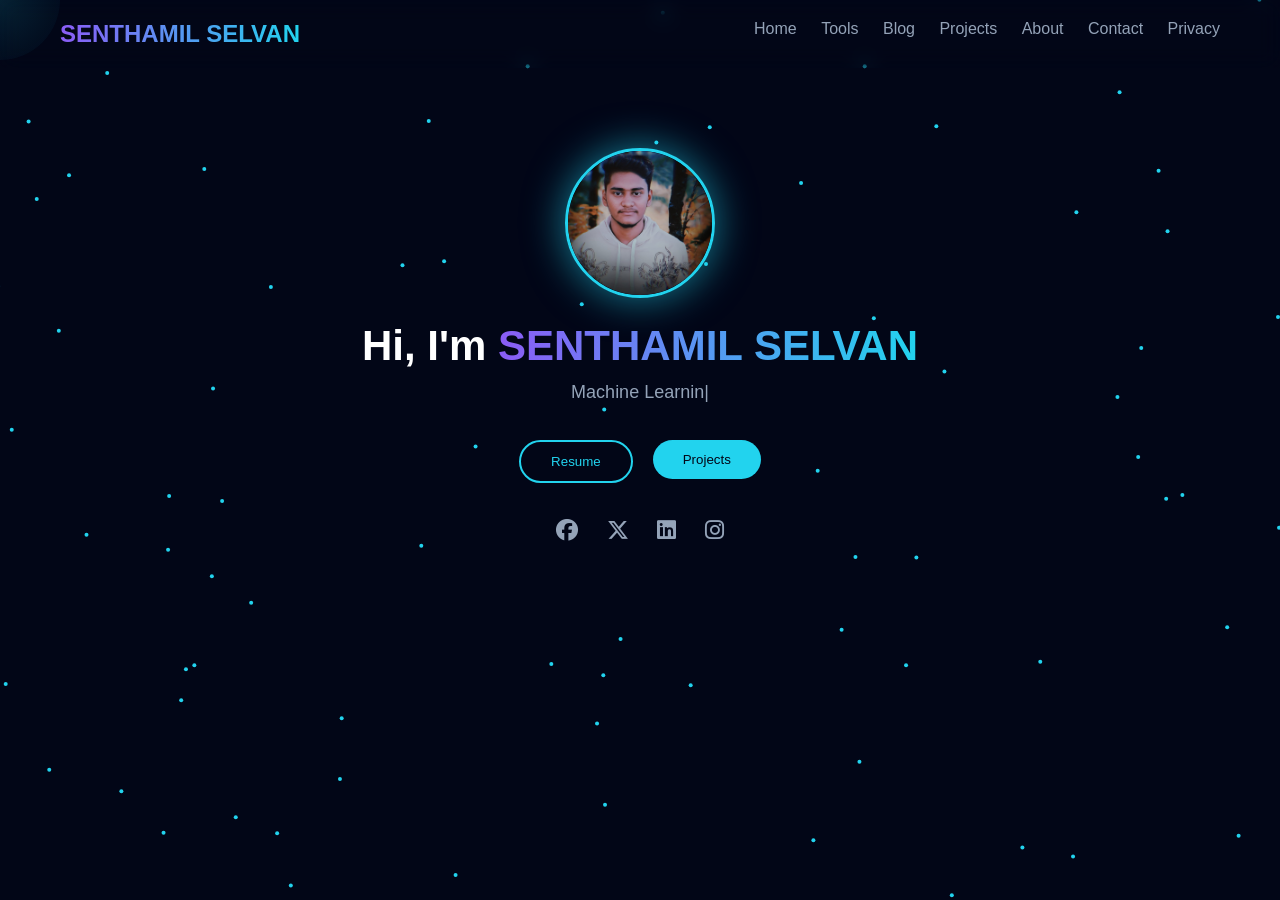
<file: index.html>
<!doctype html>
<html>
<head>
<title>SENTHAMIL SELVAN</title>

<link rel="stylesheet" href="https://cdnjs.cloudflare.com/ajax/libs/font-awesome/6.5.0/css/all.min.css">

<style>
*{
  margin:0;
  padding:0;
  box-sizing:border-box;
  font-family:'Poppins',sans-serif;
}

body{
  background:#020617;
  color:white;
  overflow-x:hidden;
}

/* CANVAS */
#bg{
  position:fixed;
  width:100%;
  height:100%;
  z-index:-2;
}

/* CURSOR */
.cursor{
  position:fixed;
  width:120px;
  height:120px;
  border-radius:50%;
  background:radial-gradient(circle,#22d3ee22,transparent);
  pointer-events:none;
  transform:translate(-50%,-50%);
  z-index:999;
}

/* NAV */
nav{
  display:flex;
  justify-content:space-between;
  padding:20px 60px;
  backdrop-filter:blur(10px);
}

nav h2{
  background:linear-gradient(90deg,#8b5cf6,#22d3ee);
  -webkit-background-clip:text;
  color:transparent;
}

nav a{
  color:#94a3b8;
  margin-left:20px;
  text-decoration:none;
  transition:0.3s;
}

nav a:hover{
  color:#22d3ee;
}

/* HERO */
.hero{
  text-align:center;
  margin-top:80px;
}

/* PROFILE */
.profile{
  width:150px;
  border-radius:50%;
  border:3px solid #22d3ee;
  box-shadow:0 0 40px rgba(34,211,238,0.6);
}

/* TITLE */
.hero h1{
  margin-top:20px;
  font-size:42px;
}

/* NAME */
.name{
  background:linear-gradient(90deg,#8b5cf6,#22d3ee,#8b5cf6);
  background-size:200%;
  -webkit-background-clip:text;
  color:transparent;
  animation:move 4s linear infinite;
}

@keyframes move{
  0%{background-position:0%;}
  100%{background-position:200%;}
}

/* ===== PERFECT TYPING FIX ===== */
.typing{
  margin-top:12px;
  font-size:18px;
  color:#94a3b8;
  min-height:28px;
  display:inline-block;
  max-width:100%;
  word-break:break-word;
  text-align:center;
}

.typing::after{
  content:'|';
  animation:blink 1s infinite;
}

@keyframes blink{
  50%{opacity:0;}
}

/* BUTTONS */
.hero-buttons{
  margin-top:30px;
  display:flex;
  justify-content:center;
  gap:20px;
  flex-wrap:wrap;
}

.btn{
  padding:12px 30px;
  border-radius:30px;
  border:none;
  cursor:pointer;
  transition:0.3s;
}

.resume{
  border:2px solid #22d3ee;
  background:transparent;
  color:#22d3ee;
}

.projects{
  background:#22d3ee;
  color:#020617;
}

.btn:hover{
  transform:scale(1.1) translateY(-5px);
  box-shadow:0 20px 40px rgba(34,211,238,0.4);
}

/* SOCIAL */
.social{
  margin-top:35px;
}

.social a{
  margin:0 12px;
  color:#94a3b8;
  font-size:22px;
  transition:0.3s;
}

.social a:hover{
  color:#22d3ee;
  transform:scale(1.4);
}

/* MOBILE */
@media(max-width:768px){
  nav{
    flex-direction:column;
    align-items:center;
    gap:10px;
  }

  .hero h1{
    font-size:28px;
  }

  .profile{
    width:120px;
  }
}
</style>
</head>

<body>

<canvas id="bg"></canvas>
<div class="cursor" id="cursor"></div>

<nav>
<h2>SENTHAMIL SELVAN</h2>

<div>
<a href="index.html">Home</a>
<a href="tools.html">Tools</a>
<a href="blog.html">Blog</a>
<a href="projects.html">Projects</a>
<a href="about.html">About</a>
<a href="contact.html">Contact</a>
<a href="privacy.html">Privacy</a>
</div>
</nav>

<section class="hero">

<img src="assets/profile.jpeg" class="profile">

<h1>Hi, I'm <span class="name">SENTHAMIL SELVAN</span></h1>

<div class="typing" id="typing"></div>

<div class="hero-buttons">
<a href="assets/resume.pdf" target="_blank">
<button class="btn resume">Resume</button>
</a>

<a href="projects.html">
<button class="btn projects">Projects</button>
</a>
</div>

<!-- ✅ YOUR REAL SOCIAL LINKS -->
<div class="social">
<a href="https://www.facebook.com/share/1FvsASs5eT/" target="_blank" rel="noopener noreferrer"><i class="fab fa-facebook"></i></a>
<a href="https://x.com/senthamil0045" target="_blank" rel="noopener noreferrer"><i class="fa-brands fa-x-twitter"></i></a>
<a href="https://www.linkedin.com/in/senthamil45" target="_blank" rel="noopener noreferrer"><i class="fab fa-linkedin"></i></a>
<a href="https://www.instagram.com/01_cracker_x?igsh=amM2NDI0ejloYmJr" target="_blank" rel="noopener noreferrer"><i class="fab fa-instagram"></i></a>
</div>

</section>

<script>
// ===== TYPING FIX (NO CUT) =====
const roles=[
"Machine Learning Engineer",
"Data Scientist",
"AI Developer"
];

let i=0;
let j=0;
let isDeleting=false;

function typeEffect(){
const current=roles[i];
document.getElementById("typing").textContent=current.substring(0,j);

if(!isDeleting){
j++;
if(j>current.length){
isDeleting=true;
setTimeout(typeEffect,1500);
return;
}
}else{
j--;
if(j===0){
isDeleting=false;
i=(i+1)%roles.length;
}
}

setTimeout(typeEffect,isDeleting?40:80);
}
typeEffect();

// CURSOR
const cursor=document.getElementById("cursor");
document.addEventListener("mousemove",e=>{
cursor.style.left=e.clientX+"px";
cursor.style.top=e.clientY+"px";
});

// PARTICLES
const canvas=document.getElementById("bg");
const ctx=canvas.getContext("2d");

function resize(){
canvas.width=window.innerWidth;
canvas.height=window.innerHeight;
}
resize();
window.addEventListener("resize",resize);

let particles=[];

for(let i=0;i<80;i++){
particles.push({
x:Math.random()*canvas.width,
y:Math.random()*canvas.height,
vx:(Math.random()-0.5)*0.5,
vy:(Math.random()-0.5)*0.5
});
}

let mouse={x:0,y:0};
window.addEventListener("mousemove",e=>{
mouse.x=e.x;
mouse.y=e.y;
});

function draw(){
ctx.clearRect(0,0,canvas.width,canvas.height);

particles.forEach(p=>{
p.x+=p.vx;
p.y+=p.vy;

let dx=p.x-mouse.x;
let dy=p.y-mouse.y;
let dist=Math.sqrt(dx*dx+dy*dy);

if(dist<120){
p.x+=dx/20;
p.y+=dy/20;
}

ctx.beginPath();
ctx.arc(p.x,p.y,2,0,Math.PI*2);
ctx.fillStyle="#22d3ee";
ctx.fill();
});

requestAnimationFrame(draw);
}
draw();
</script>

</body>
</html>
</file>
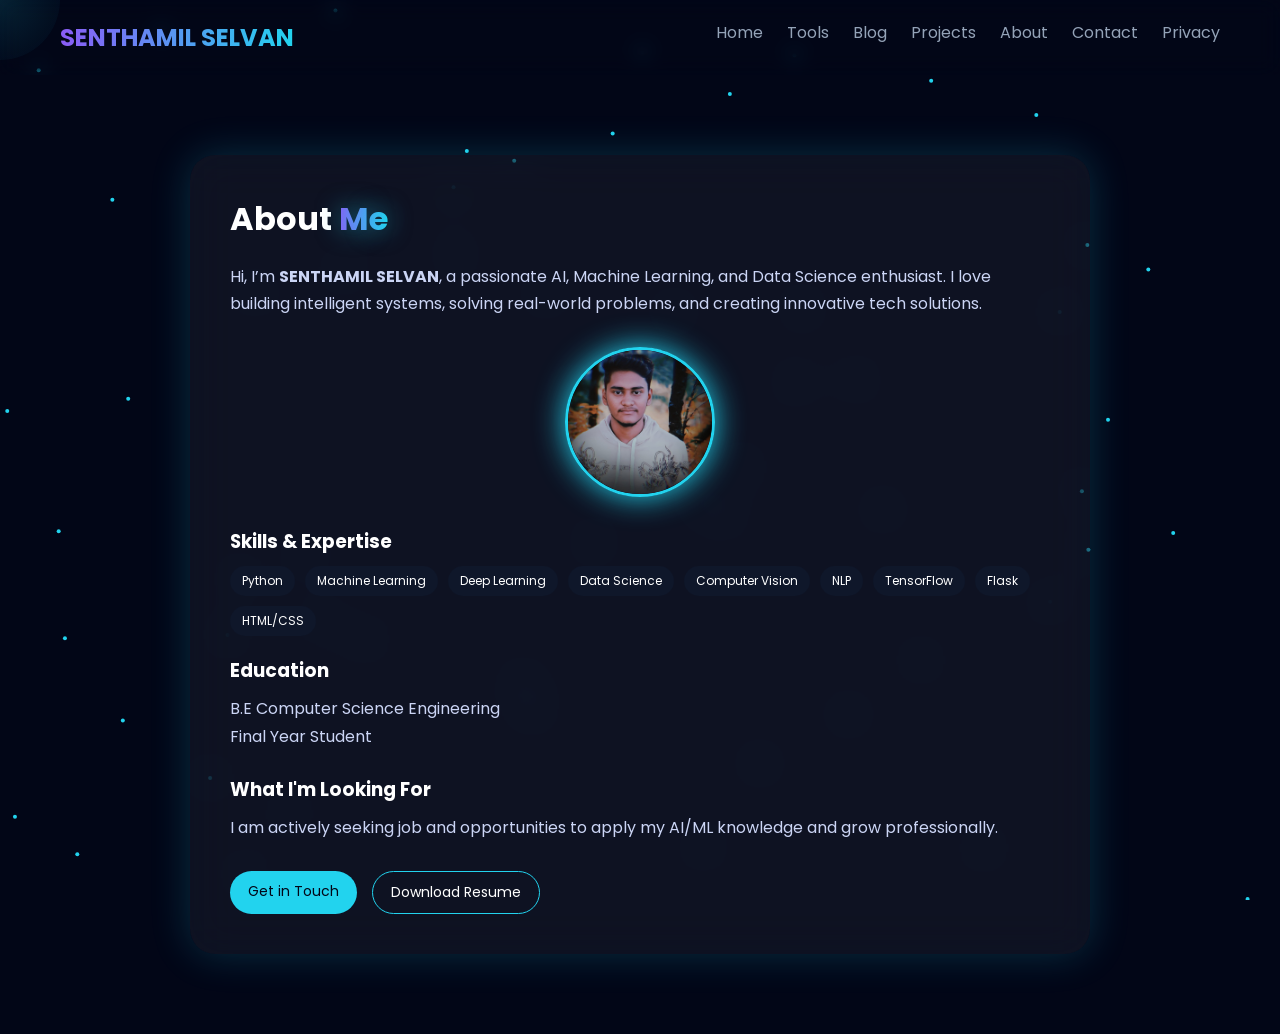
<file: about.html>
<!DOCTYPE html>
<html lang="en">
<head>
<meta charset="UTF-8">
<title>About Me</title>

<link rel="stylesheet" href="https://cdnjs.cloudflare.com/ajax/libs/font-awesome/6.5.0/css/all.min.css">
<link href="https://fonts.googleapis.com/css2?family=Poppins:wght@300;500;700&display=swap" rel="stylesheet">

<style>
*{
  margin:0;
  padding:0;
  box-sizing:border-box;
  font-family:'Poppins',sans-serif;
}

/* ✅ FIXED SCROLL */
html{
  scroll-behavior:smooth;
}

body{
  background:#020617;
  color:white;
  overflow-x:hidden;
  overflow-y:auto;
}

/* ===== BACKGROUND ===== */
#bg{
  position:fixed;
  width:100%;
  height:100%;
  z-index:-2;
}

/* ===== CURSOR ===== */
.cursor{
  position:fixed;
  width:120px;
  height:120px;
  border-radius:50%;
  background:radial-gradient(circle,#22d3ee22,transparent);
  pointer-events:none;
  transform:translate(-50%,-50%);
  z-index:999;
}

/* ===== NAVBAR ===== */
nav{
  display:flex;
  justify-content:space-between;
  padding:20px 60px;
  backdrop-filter:blur(10px);
}

nav h2{
  background:linear-gradient(90deg,#8b5cf6,#22d3ee);
  -webkit-background-clip:text;
  color:transparent;
}

nav a{
  color:#94a3b8;
  margin-left:20px;
  text-decoration:none;
}

nav a:hover{
  color:#22d3ee;
}

/* ===== CONTAINER FIXED ===== */
.container{
  min-height:100vh;
  padding:80px 20px;
  display:flex;
  justify-content:center;
}

/* ===== CARD ===== */
.card{
  max-width:900px;
  width:100%;
  background:rgba(255,255,255,0.05);
  backdrop-filter:blur(20px);
  border-radius:25px;
  padding:40px;
  box-shadow:0 0 40px rgba(34,211,238,0.2);
  animation:fadeUp 1s ease;
}

/* TITLE */
.title{
  font-size:32px;
  margin-bottom:20px;
}

.title span{
  background:linear-gradient(90deg,#8b5cf6,#22d3ee,#8b5cf6);
  background-size:200%;
  -webkit-background-clip:text;
  color:transparent;
  animation:move 4s linear infinite;
  text-shadow:0 0 25px rgba(34,211,238,0.5);
}

/* TEXT */
.text{
  color:#cbd5f5;
  line-height:1.7;
  margin-bottom:25px;
}

/* PROFILE */
.profile{
  display:flex;
  justify-content:center;
  margin:30px 0;
}

.profile img{
  width:150px;
  height:150px;
  border-radius:50%;
  border:3px solid #22d3ee;
  box-shadow:0 0 30px #22d3ee;
  transition:0.3s;
}

.profile img:hover{
  transform:scale(1.08);
}

/* SKILLS */
.skills{
  margin-top:20px;
}

.skill-title{
  margin-bottom:10px;
}

.skill-list{
  display:flex;
  flex-wrap:wrap;
  gap:10px;
}

.skill{
  padding:6px 12px;
  background:#0f172a;
  border-radius:20px;
  font-size:12px;
  transition:0.3s;
}

.skill:hover{
  background:#22d3ee;
  color:#020617;
  transform:scale(1.1);
  box-shadow:0 0 10px #22d3ee;
}

/* BUTTONS */
.buttons{
  margin-top:30px;
  display:flex;
  gap:15px;
  flex-wrap:wrap;
}

.btn{
  padding:10px 18px;
  border-radius:25px;
  text-decoration:none;
  font-size:14px;
  transition:0.3s;
}

.primary{
  background:#22d3ee;
  color:#020617;
}

.secondary{
  border:1px solid #22d3ee;
  color:white;
}

.btn:hover{
  transform:translateY(-5px) scale(1.05);
  box-shadow:0 10px 25px rgba(34,211,238,0.4);
}

/* ANIMATION */
@keyframes fadeUp{
  from{opacity:0;transform:translateY(30px);}
  to{opacity:1;transform:translateY(0);}
}

@keyframes move{
  0%{background-position:0%;}
  100%{background-position:200%;}
}

/* MOBILE */
@media(max-width:768px){
  .card{padding:20px;}
}
</style>
</head>

<body>

<canvas id="bg"></canvas>
<div class="cursor" id="cursor"></div>

<nav>
<h2>SENTHAMIL SELVAN</h2>

<div>
<a href="index.html">Home</a>
<a href="tools.html">Tools</a>
<a href="blog.html">Blog</a>
<a href="projects.html">Projects</a>
<a href="about.html">About</a>
<a href="contact.html">Contact</a>
<a href="privacy.html">Privacy</a>
</div>
</nav>

<div class="container">

<div class="card">

<h1 class="title">About <span>Me</span></h1>

<p class="text">
Hi, I’m <b>SENTHAMIL SELVAN</b>, a passionate AI, Machine Learning, and Data Science enthusiast.
I love building intelligent systems, solving real-world problems, and creating innovative tech solutions.
</p>

<div class="profile">
<img src="assets/profile.jpeg">
</div>

<div class="skills">
<h3 class="skill-title">Skills & Expertise</h3>

<div class="skill-list">
<span class="skill">Python</span>
<span class="skill">Machine Learning</span>
<span class="skill">Deep Learning</span>
<span class="skill">Data Science</span>
<span class="skill">Computer Vision</span>
<span class="skill">NLP</span>
<span class="skill">TensorFlow</span>
<span class="skill">Flask</span>
<span class="skill">HTML/CSS</span>
</div>
</div>

<div class="skills">
<h3 class="skill-title">Education</h3>
<p class="text">
B.E Computer Science Engineering<br>
Final Year Student
</p>
</div>

<div class="skills">
<h3 class="skill-title">What I'm Looking For</h3>
<p class="text">
I am actively seeking job and opportunities to apply my AI/ML knowledge and grow professionally.
</p>
</div>

<div class="buttons">
<a href="contact.html" class="btn primary">Get in Touch</a>
<a href="assets/resume.pdf" class="btn secondary" target="_blank">Download Resume</a>
</div>

</div>

</div>

<script>
// CURSOR EFFECT
const cursor=document.getElementById("cursor");
document.addEventListener("mousemove",e=>{
cursor.style.left=e.clientX+"px";
cursor.style.top=e.clientY+"px";
});

// PARTICLE BACKGROUND
const canvas=document.getElementById("bg");
const ctx=canvas.getContext("2d");

canvas.width=window.innerWidth;
canvas.height=window.innerHeight;

let p=[];
for(let i=0;i<60;i++){
p.push({
x:Math.random()*canvas.width,
y:Math.random()*canvas.height,
dx:(Math.random()-0.5)*0.4,
dy:(Math.random()-0.5)*0.4
});
}

function animate(){
ctx.clearRect(0,0,canvas.width,canvas.height);

p.forEach(a=>{
a.x+=a.dx;
a.y+=a.dy;

if(a.x<0||a.x>canvas.width)a.dx*=-1;
if(a.y<0||a.y>canvas.height)a.dy*=-1;

ctx.beginPath();
ctx.arc(a.x,a.y,2,0,Math.PI*2);
ctx.fillStyle="#22d3ee";
ctx.fill();
});

requestAnimationFrame(animate);
}
animate();
</script>

</body>
</html>
</file>
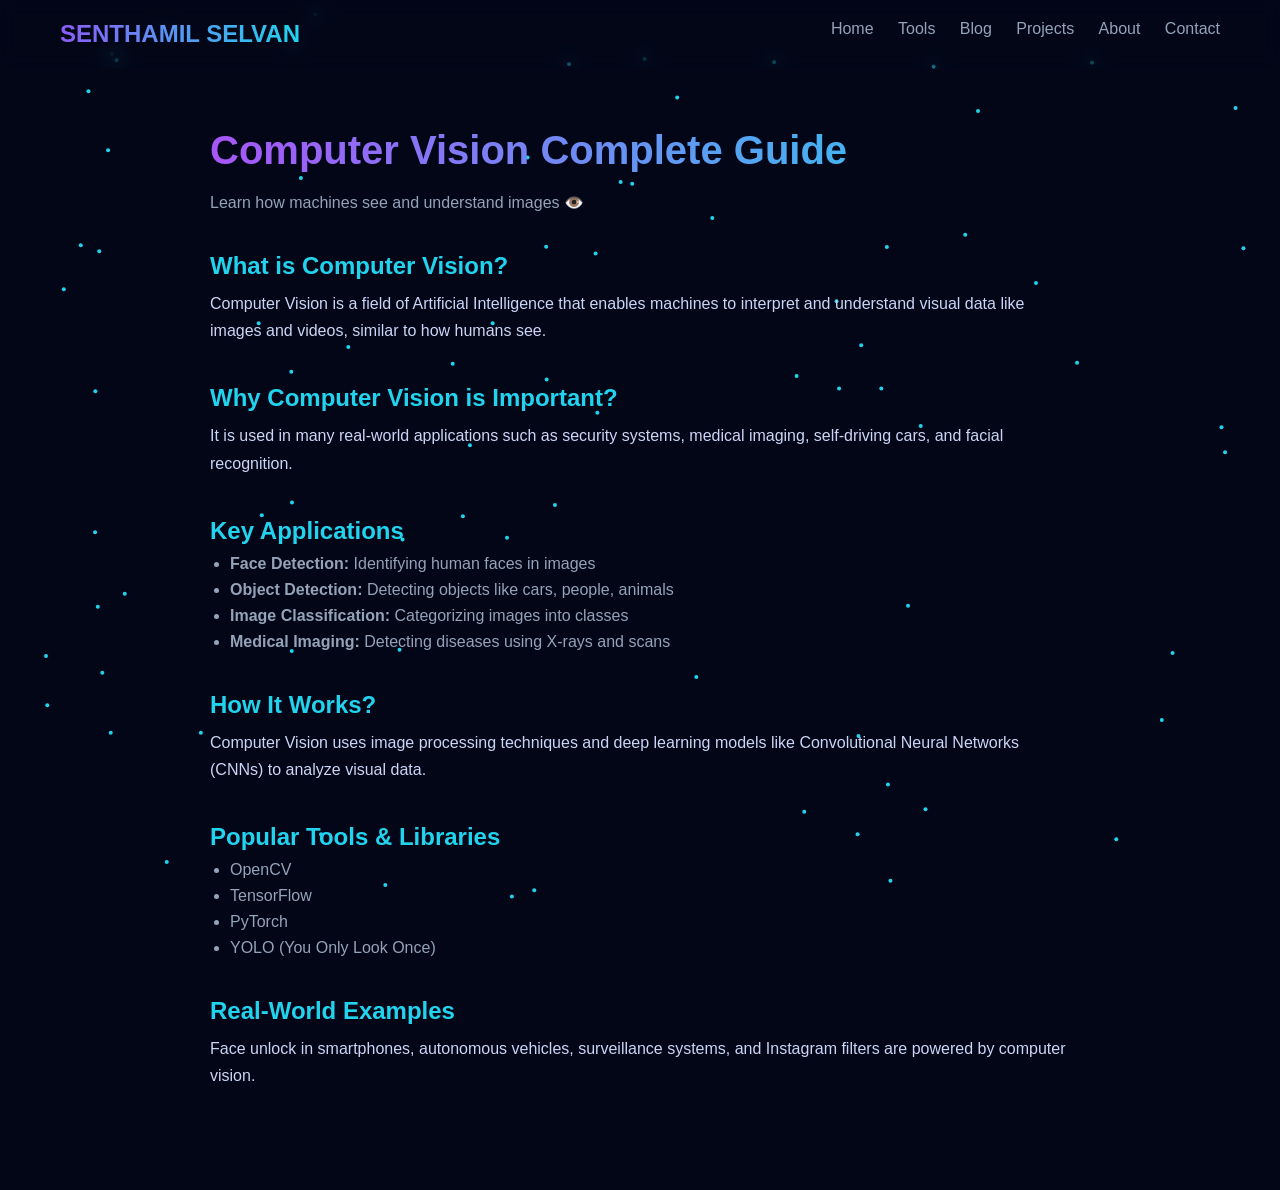
<file: blog-cv.html>
<!DOCTYPE html>
<html lang="en">
<head>
<meta charset="UTF-8">
<title>Computer Vision Blog</title>

<link rel="stylesheet" href="https://cdnjs.cloudflare.com/ajax/libs/font-awesome/6.5.0/css/all.min.css">

<style>
*{
  margin:0;
  padding:0;
  box-sizing:border-box;
  font-family:'Poppins',sans-serif;
}

body{
  background:#020617;
  color:white;
  overflow-x:hidden;
}

/* CANVAS */
#bg{
  position:fixed;
  width:100%;
  height:100%;
  z-index:-2;
}

/* NAV */
nav{
  display:flex;
  justify-content:space-between;
  padding:20px 60px;
  backdrop-filter:blur(10px);
}

nav h2{
  background:linear-gradient(90deg,#8b5cf6,#22d3ee);
  -webkit-background-clip:text;
  color:transparent;
}

nav a{
  color:#94a3b8;
  margin-left:20px;
  text-decoration:none;
}

nav a:hover{
  color:#22d3ee;
}

/* CONTENT */
.container{
  max-width:900px;
  margin:auto;
  padding:60px 20px;
}

/* TITLE */
.container h1{
  font-size:40px;
  margin-bottom:20px;
  background:linear-gradient(90deg,#a855f7,#22d3ee);
  -webkit-background-clip:text;
  color:transparent;
}

.subtitle{
  color:#94a3b8;
  margin-bottom:40px;
}

/* SECTION */
.section{
  margin-bottom:40px;
  opacity:0;
  transform:translateY(40px);
  transition:0.6s;
}

.section.show{
  opacity:1;
  transform:translateY(0);
}

.section h2{
  color:#22d3ee;
  margin-bottom:10px;
}

.section p{
  color:#cbd5f5;
  line-height:1.7;
  margin-bottom:10px;
}

.section ul{
  margin-left:20px;
  color:#94a3b8;
}

.section li{
  margin-bottom:8px;
}
</style>
</head>

<body>

<canvas id="bg"></canvas>

<!-- NAVBAR -->
<nav>
<h2>SENTHAMIL SELVAN</h2>
<div>
<a href="index.html">Home</a>
<a href="tools.html">Tools</a>
<a href="blog.html">Blog</a>
<a href="projects.html">Projects</a>
<a href="about.html">About</a>
<a href="contact.html">Contact</a>
</div>
</nav>

<!-- BLOG -->
<div class="container">

<h1>Computer Vision Complete Guide</h1>
<p class="subtitle">Learn how machines see and understand images 👁️</p>

<div class="section">
<h2>What is Computer Vision?</h2>
<p>
Computer Vision is a field of Artificial Intelligence that enables machines to interpret and understand visual data like images and videos, similar to how humans see.
</p>
</div>

<div class="section">
<h2>Why Computer Vision is Important?</h2>
<p>
It is used in many real-world applications such as security systems, medical imaging, self-driving cars, and facial recognition.
</p>
</div>

<div class="section">
<h2>Key Applications</h2>
<ul>
<li><b>Face Detection:</b> Identifying human faces in images</li>
<li><b>Object Detection:</b> Detecting objects like cars, people, animals</li>
<li><b>Image Classification:</b> Categorizing images into classes</li>
<li><b>Medical Imaging:</b> Detecting diseases using X-rays and scans</li>
</ul>
</div>

<div class="section">
<h2>How It Works?</h2>
<p>
Computer Vision uses image processing techniques and deep learning models like Convolutional Neural Networks (CNNs) to analyze visual data.
</p>
</div>

<div class="section">
<h2>Popular Tools & Libraries</h2>
<ul>
<li>OpenCV</li>
<li>TensorFlow</li>
<li>PyTorch</li>
<li>YOLO (You Only Look Once)</li>
</ul>
</div>

<div class="section">
<h2>Real-World Examples</h2>
<p>
Face unlock in smartphones, autonomous vehicles, surveillance systems, and Instagram filters are powered by computer vision.
</p>
</div>

</div>

<script>
// PARTICLES
const canvas=document.getElementById("bg");
const ctx=canvas.getContext("2d");

function resize(){
canvas.width=window.innerWidth;
canvas.height=window.innerHeight;
}
resize();
window.addEventListener("resize",resize);

let particles=[];

for(let i=0;i<80;i++){
particles.push({
x:Math.random()*canvas.width,
y:Math.random()*canvas.height,
vx:(Math.random()-0.5)*0.5,
vy:(Math.random()-0.5)*0.5
});
}

let mouse={x:0,y:0};
window.addEventListener("mousemove",e=>{
mouse.x=e.x;
mouse.y=e.y;
});

function draw(){
ctx.clearRect(0,0,canvas.width,canvas.height);

particles.forEach(p=>{
p.x+=p.vx;
p.y+=p.vy;

let dx=p.x-mouse.x;
let dy=p.y-mouse.y;
let dist=Math.sqrt(dx*dx+dy*dy);

if(dist<120){
p.x+=dx/20;
p.y+=dy/20;
}

ctx.beginPath();
ctx.arc(p.x,p.y,2,0,Math.PI*2);
ctx.fillStyle="#22d3ee";
ctx.fill();
});

requestAnimationFrame(draw);
}
draw();

// SCROLL ANIMATION
const sections=document.querySelectorAll(".section");

function reveal(){
sections.forEach(sec=>{
const top=sec.getBoundingClientRect().top;
if(top<window.innerHeight-100){
sec.classList.add("show");
}
});
}

window.addEventListener("scroll",reveal);
reveal();
</script>

</body>
</html>
</file>
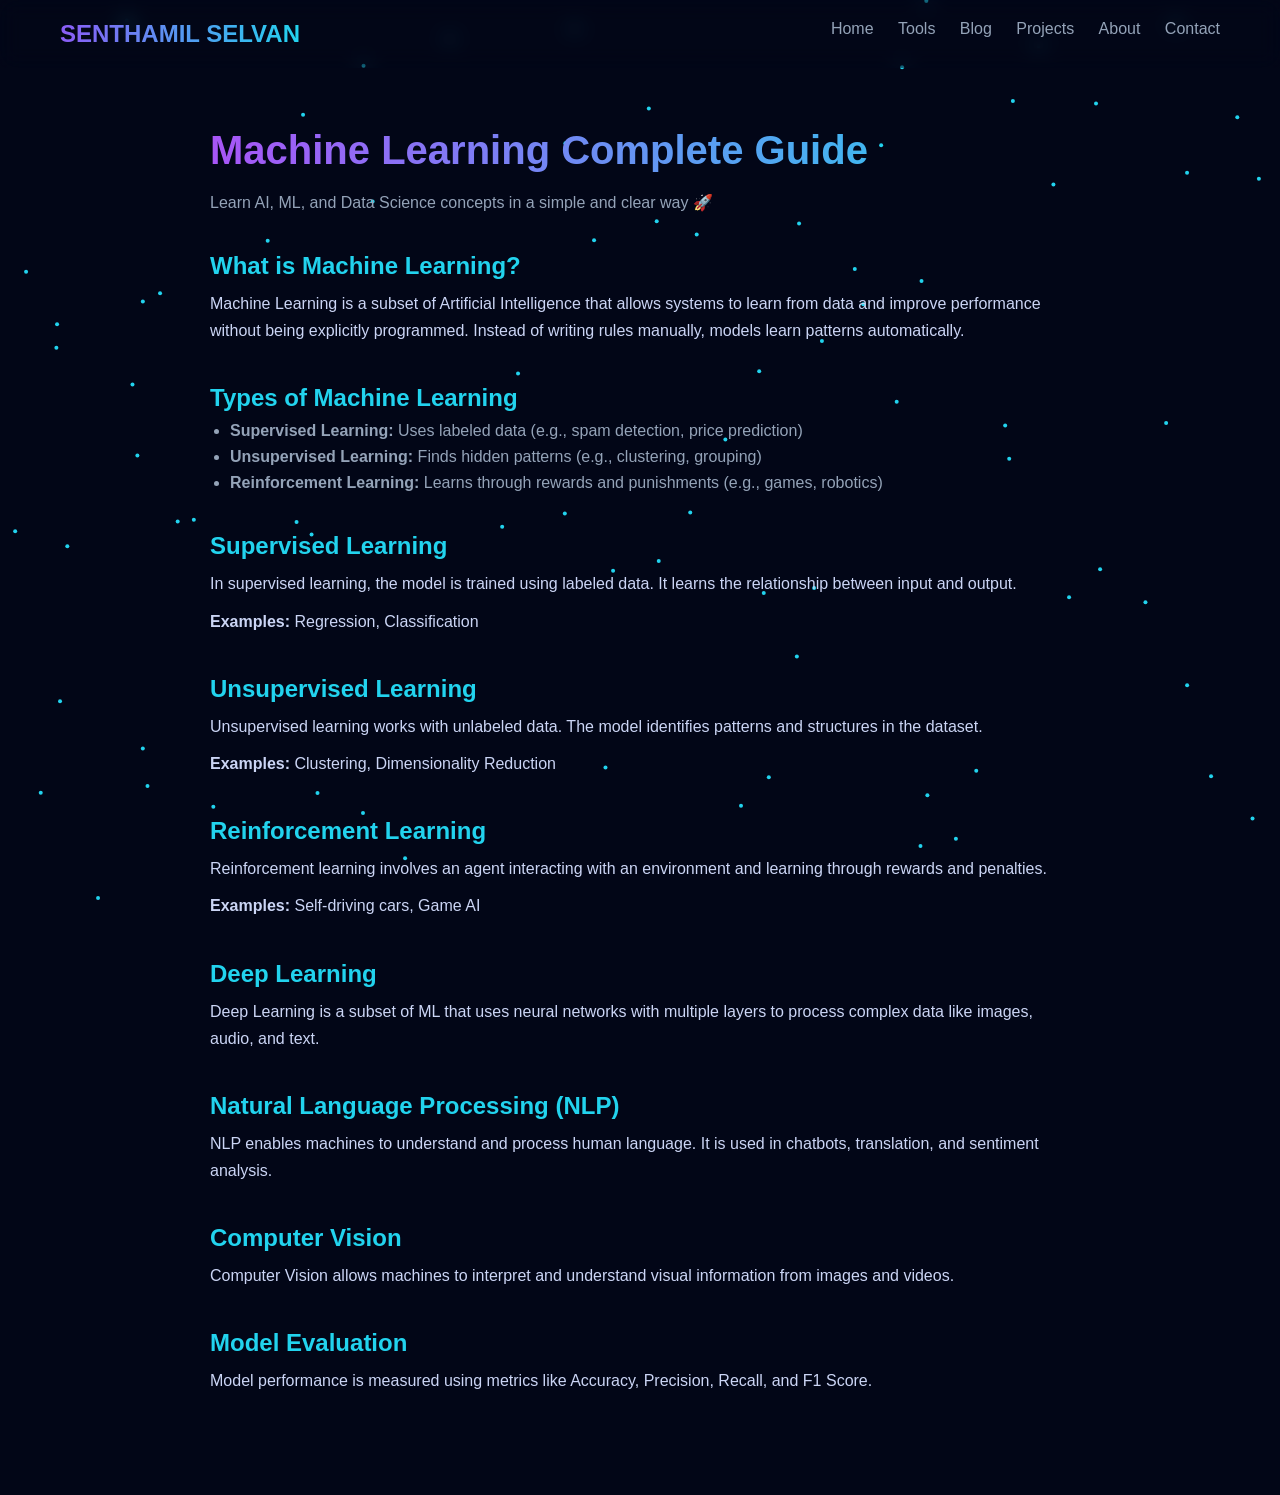
<file: blog-ml.html>
<!DOCTYPE html>
<html lang="en">
<head>
<meta charset="UTF-8">
<title>Machine Learning Blog</title>

<link rel="stylesheet" href="https://cdnjs.cloudflare.com/ajax/libs/font-awesome/6.5.0/css/all.min.css">

<style>
*{
  margin:0;
  padding:0;
  box-sizing:border-box;
  font-family:'Poppins',sans-serif;
}

body{
  background:#020617;
  color:white;
  overflow-x:hidden;
}

/* CANVAS */
#bg{
  position:fixed;
  width:100%;
  height:100%;
  z-index:-2;
}

/* NAV */
nav{
  display:flex;
  justify-content:space-between;
  padding:20px 60px;
  backdrop-filter:blur(10px);
}

nav h2{
  background:linear-gradient(90deg,#8b5cf6,#22d3ee);
  -webkit-background-clip:text;
  color:transparent;
}

nav a{
  color:#94a3b8;
  margin-left:20px;
  text-decoration:none;
}

nav a:hover{
  color:#22d3ee;
}

/* BLOG CONTENT */
.container{
  max-width:900px;
  margin:auto;
  padding:60px 20px;
}

/* TITLE */
.container h1{
  font-size:40px;
  margin-bottom:20px;
  background:linear-gradient(90deg,#a855f7,#22d3ee);
  -webkit-background-clip:text;
  color:transparent;
}

/* SUBTITLE */
.subtitle{
  color:#94a3b8;
  margin-bottom:40px;
}

/* SECTION */
.section{
  margin-bottom:40px;
  opacity:0;
  transform:translateY(40px);
  transition:0.6s;
}

.section.show{
  opacity:1;
  transform:translateY(0);
}

.section h2{
  color:#22d3ee;
  margin-bottom:10px;
}

.section p{
  color:#cbd5f5;
  line-height:1.7;
  margin-bottom:10px;
}

.section ul{
  margin-left:20px;
  color:#94a3b8;
}

.section li{
  margin-bottom:8px;
}
</style>
</head>

<body>

<canvas id="bg"></canvas>

<!-- NAVBAR -->
<nav>
<h2>SENTHAMIL SELVAN</h2>
<div>
<a href="index.html">Home</a>
<a href="tools.html">Tools</a>
<a href="blog.html">Blog</a>
<a href="projects.html">Projects</a>
<a href="about.html">About</a>
<a href="contact.html">Contact</a>
</div>
</nav>

<!-- BLOG -->
<div class="container">

<h1>Machine Learning Complete Guide</h1>
<p class="subtitle">Learn AI, ML, and Data Science concepts in a simple and clear way 🚀</p>

<div class="section">
<h2>What is Machine Learning?</h2>
<p>
Machine Learning is a subset of Artificial Intelligence that allows systems to learn from data and improve performance without being explicitly programmed. Instead of writing rules manually, models learn patterns automatically.
</p>
</div>

<div class="section">
<h2>Types of Machine Learning</h2>
<ul>
<li><b>Supervised Learning:</b> Uses labeled data (e.g., spam detection, price prediction)</li>
<li><b>Unsupervised Learning:</b> Finds hidden patterns (e.g., clustering, grouping)</li>
<li><b>Reinforcement Learning:</b> Learns through rewards and punishments (e.g., games, robotics)</li>
</ul>
</div>

<div class="section">
<h2>Supervised Learning</h2>
<p>
In supervised learning, the model is trained using labeled data. It learns the relationship between input and output.
</p>
<p><b>Examples:</b> Regression, Classification</p>
</div>

<div class="section">
<h2>Unsupervised Learning</h2>
<p>
Unsupervised learning works with unlabeled data. The model identifies patterns and structures in the dataset.
</p>
<p><b>Examples:</b> Clustering, Dimensionality Reduction</p>
</div>

<div class="section">
<h2>Reinforcement Learning</h2>
<p>
Reinforcement learning involves an agent interacting with an environment and learning through rewards and penalties.
</p>
<p><b>Examples:</b> Self-driving cars, Game AI</p>
</div>

<div class="section">
<h2>Deep Learning</h2>
<p>
Deep Learning is a subset of ML that uses neural networks with multiple layers to process complex data like images, audio, and text.
</p>
</div>

<div class="section">
<h2>Natural Language Processing (NLP)</h2>
<p>
NLP enables machines to understand and process human language. It is used in chatbots, translation, and sentiment analysis.
</p>
</div>

<div class="section">
<h2>Computer Vision</h2>
<p>
Computer Vision allows machines to interpret and understand visual information from images and videos.
</p>
</div>

<div class="section">
<h2>Model Evaluation</h2>
<p>
Model performance is measured using metrics like Accuracy, Precision, Recall, and F1 Score.
</p>
</div>

</div>

<script>
// PARTICLES
const canvas=document.getElementById("bg");
const ctx=canvas.getContext("2d");

function resize(){
canvas.width=window.innerWidth;
canvas.height=window.innerHeight;
}
resize();
window.addEventListener("resize",resize);

let particles=[];

for(let i=0;i<80;i++){
particles.push({
x:Math.random()*canvas.width,
y:Math.random()*canvas.height,
vx:(Math.random()-0.5)*0.5,
vy:(Math.random()-0.5)*0.5
});
}

let mouse={x:0,y:0};
window.addEventListener("mousemove",e=>{
mouse.x=e.x;
mouse.y=e.y;
});

function draw(){
ctx.clearRect(0,0,canvas.width,canvas.height);

particles.forEach(p=>{
p.x+=p.vx;
p.y+=p.vy;

let dx=p.x-mouse.x;
let dy=p.y-mouse.y;
let dist=Math.sqrt(dx*dx+dy*dy);

if(dist<120){
p.x+=dx/20;
p.y+=dy/20;
}

ctx.beginPath();
ctx.arc(p.x,p.y,2,0,Math.PI*2);
ctx.fillStyle="#22d3ee";
ctx.fill();
});

requestAnimationFrame(draw);
}
draw();

// SCROLL ANIMATION
const sections=document.querySelectorAll(".section");

function reveal(){
sections.forEach(sec=>{
const top=sec.getBoundingClientRect().top;
if(top<window.innerHeight-100){
sec.classList.add("show");
}
});
}

window.addEventListener("scroll",reveal);
reveal();
</script>

</body>
</html>
</file>
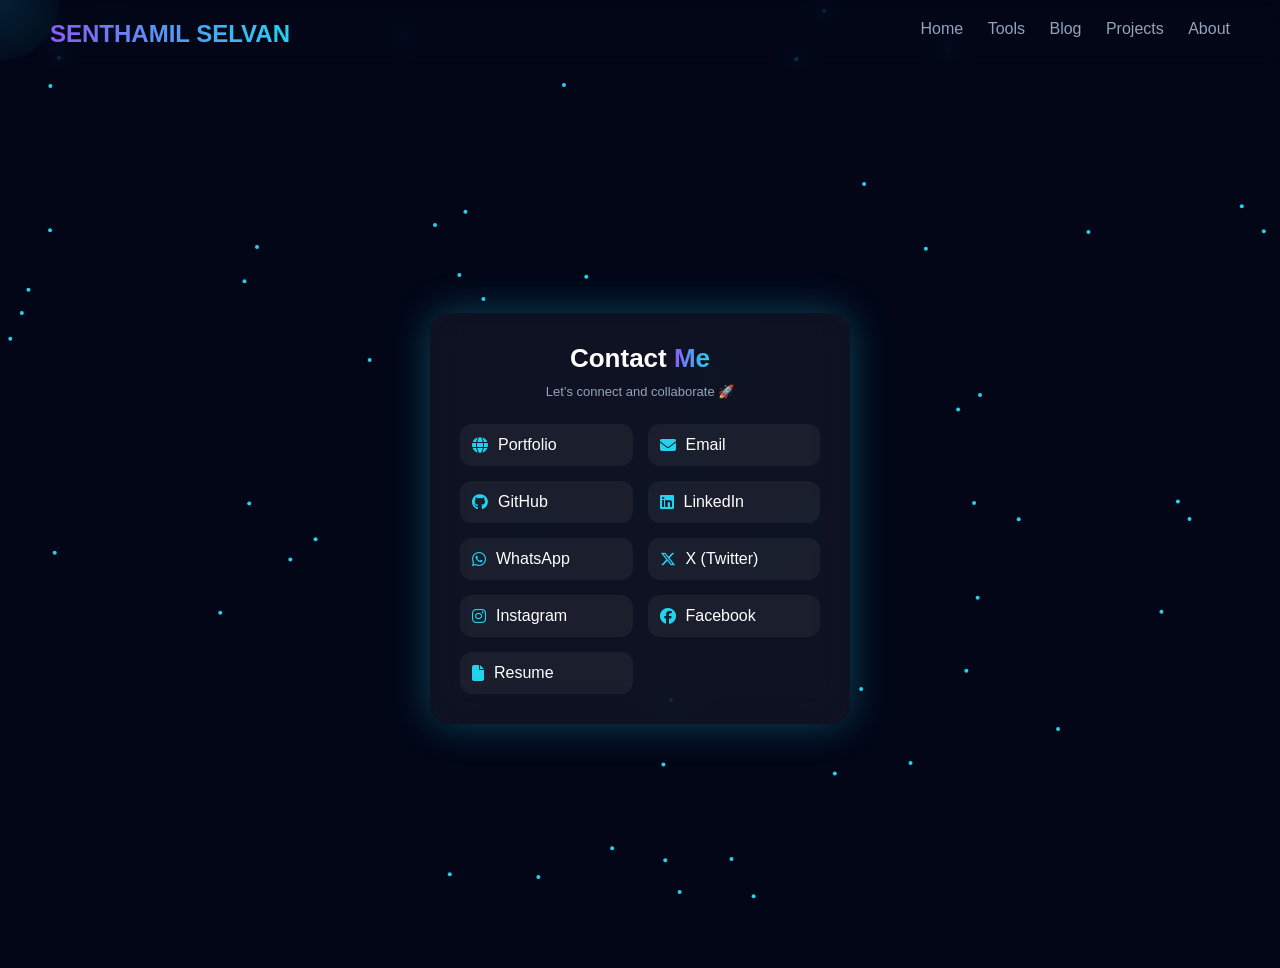
<file: contact.html>
<!DOCTYPE html>
<html lang="en">
<head>
<meta charset="UTF-8">
<title>Contact</title>

<link rel="stylesheet" href="https://cdnjs.cloudflare.com/ajax/libs/font-awesome/6.5.0/css/all.min.css">

<style>
*{
  margin:0;
  padding:0;
  box-sizing:border-box;
  font-family:'Poppins',sans-serif;
}

html{scroll-behavior:smooth;}

body{
  background:#020617;
  color:white;
  overflow-x:hidden;
  overflow-y:auto;
}

/* BACKGROUND */
#bg{
  position:fixed;
  width:100%;
  height:100%;
  z-index:-2;
}

/* CURSOR */
.cursor{
  position:fixed;
  width:120px;
  height:120px;
  border-radius:50%;
  background:radial-gradient(circle,#22d3ee22,transparent);
  pointer-events:none;
  transform:translate(-50%,-50%);
  z-index:999;
}

/* NAVBAR */
nav{
  display:flex;
  justify-content:space-between;
  padding:20px 50px;
  backdrop-filter:blur(10px);
}

nav h2{
  background:linear-gradient(90deg,#8b5cf6,#22d3ee);
  -webkit-background-clip:text;
  color:transparent;
}

nav a{
  color:#94a3b8;
  margin-left:20px;
  text-decoration:none;
}

nav a:hover{
  color:#22d3ee;
}

/* CONTAINER */
.container{
  min-height:100vh;
  display:flex;
  justify-content:center;
  align-items:center;
  padding:60px 20px;
}

/* CARD */
.card{
  width:420px;
  padding:30px;
  border-radius:20px;
  background:rgba(255,255,255,0.05);
  backdrop-filter:blur(20px);
  box-shadow:0 0 40px rgba(34,211,238,0.3);
  animation:fadeUp 1s ease;
}

/* TITLE */
.title{
  text-align:center;
  font-size:26px;
  margin-bottom:10px;
}

.title span{
  background:linear-gradient(90deg,#8b5cf6,#22d3ee,#8b5cf6);
  background-size:200%;
  -webkit-background-clip:text;
  color:transparent;
  animation:move 4s linear infinite;
}

/* SUBTEXT */
.sub{
  text-align:center;
  font-size:13px;
  color:#94a3b8;
  margin-bottom:25px;
}

/* SOCIAL GRID */
.social-grid{
  display:grid;
  grid-template-columns:repeat(2,1fr);
  gap:15px;
}

/* SOCIAL BOX */
.social-grid a{
  display:flex;
  align-items:center;
  gap:10px;
  padding:12px;
  border-radius:12px;
  text-decoration:none;
  color:white;
  background:rgba(255,255,255,0.05);
  transition:0.3s;
}

/* ICON COLORS */
.social-grid a i{
  color:#22d3ee;
}

/* HOVER EFFECT */
.social-grid a:hover{
  background:#22d3ee;
  color:#020617;
  transform:translateY(-5px) scale(1.05);
  box-shadow:0 10px 25px rgba(34,211,238,0.5);
}

.social-grid a:hover i{
  color:#020617;
}

/* ANIMATION */
@keyframes fadeUp{
  from{opacity:0;transform:translateY(30px);}
  to{opacity:1;transform:translateY(0);}
}

@keyframes move{
  0%{background-position:0%;}
  100%{background-position:200%;}
}

/* MOBILE */
@media(max-width:768px){
  .card{width:90%;}
}
</style>
</head>

<body>

<canvas id="bg"></canvas>
<div class="cursor" id="cursor"></div>

<nav>
<h2>SENTHAMIL SELVAN</h2>
<div>
<a href="index.html">Home</a>
<a href="tools.html">Tools</a>
<a href="blog.html">Blog</a>
<a href="projects.html">Projects</a>
<a href="about.html">About</a>
</div>
</nav>

<div class="container">

<div class="card">

<h1 class="title">Contact <span>Me</span></h1>
<p class="sub">Let’s connect and collaborate 🚀</p>

<div class="social-grid">

<a href="https://senthamill.vercel.app/" target="_blank">
<i class="fas fa-globe"></i> Portfolio
</a>

<!-- ✅ FIXED EMAIL -->
<a href="https://mail.google.com/mail/?view=cm&fs=1&to=senthamils445@gmail.com&su=Portfolio%20Contact&body=Hello%20Senthamil,%20I%20visited%20your%20portfolio" target="_blank">
<i class="fas fa-envelope"></i> Email
</a>

<a href="https://github.com/selvan-01" target="_blank">
<i class="fab fa-github"></i> GitHub
</a>

<a href="https://www.linkedin.com/in/senthamil45" target="_blank">
<i class="fab fa-linkedin"></i> LinkedIn
</a>

<a href="https://wa.me/919344523505?text=Hello%20Senthamil%2C%20I%20saw%20your%20portfolio" target="_blank">
<i class="fab fa-whatsapp"></i> WhatsApp
</a>

<a href="https://twitter.com/senthamil0045" target="_blank">
<i class="fab fa-x-twitter"></i> X (Twitter)
</a>

<a href="https://www.instagram.com/01_cracker_x" target="_blank">
<i class="fab fa-instagram"></i> Instagram
</a>

<a href="https://www.facebook.com/share/1FvsASs5eT/" target="_blank">
<i class="fab fa-facebook"></i> Facebook
</a>

<a href="assets/resume.pdf" target="_blank">
<i class="fas fa-file"></i> Resume
</a>

</div>

</div>

</div>

<script>
// CURSOR
const cursor=document.getElementById("cursor");
document.addEventListener("mousemove",e=>{
cursor.style.left=e.clientX+"px";
cursor.style.top=e.clientY+"px";
});

// PARTICLES
const canvas=document.getElementById("bg");
const ctx=canvas.getContext("2d");

function resize(){
canvas.width=window.innerWidth;
canvas.height=window.innerHeight;
}
resize();
window.addEventListener("resize",resize);

let p=[];
for(let i=0;i<60;i++){
p.push({
x:Math.random()*canvas.width,
y:Math.random()*canvas.height,
vx:(Math.random()-0.5)*0.4,
vy:(Math.random()-0.5)*0.4
});
}

function animate(){
ctx.clearRect(0,0,canvas.width,canvas.height);

p.forEach(a=>{
a.x+=a.vx;
a.y+=a.vy;

if(a.x<0||a.x>canvas.width)a.vx*=-1;
if(a.y<0||a.y>canvas.height)a.vy*=-1;

ctx.beginPath();
ctx.arc(a.x,a.y,2,0,Math.PI*2);
ctx.fillStyle="#22d3ee";
ctx.fill();
});

requestAnimationFrame(animate);
}
animate();
</script>

</body>
</html>
</file>
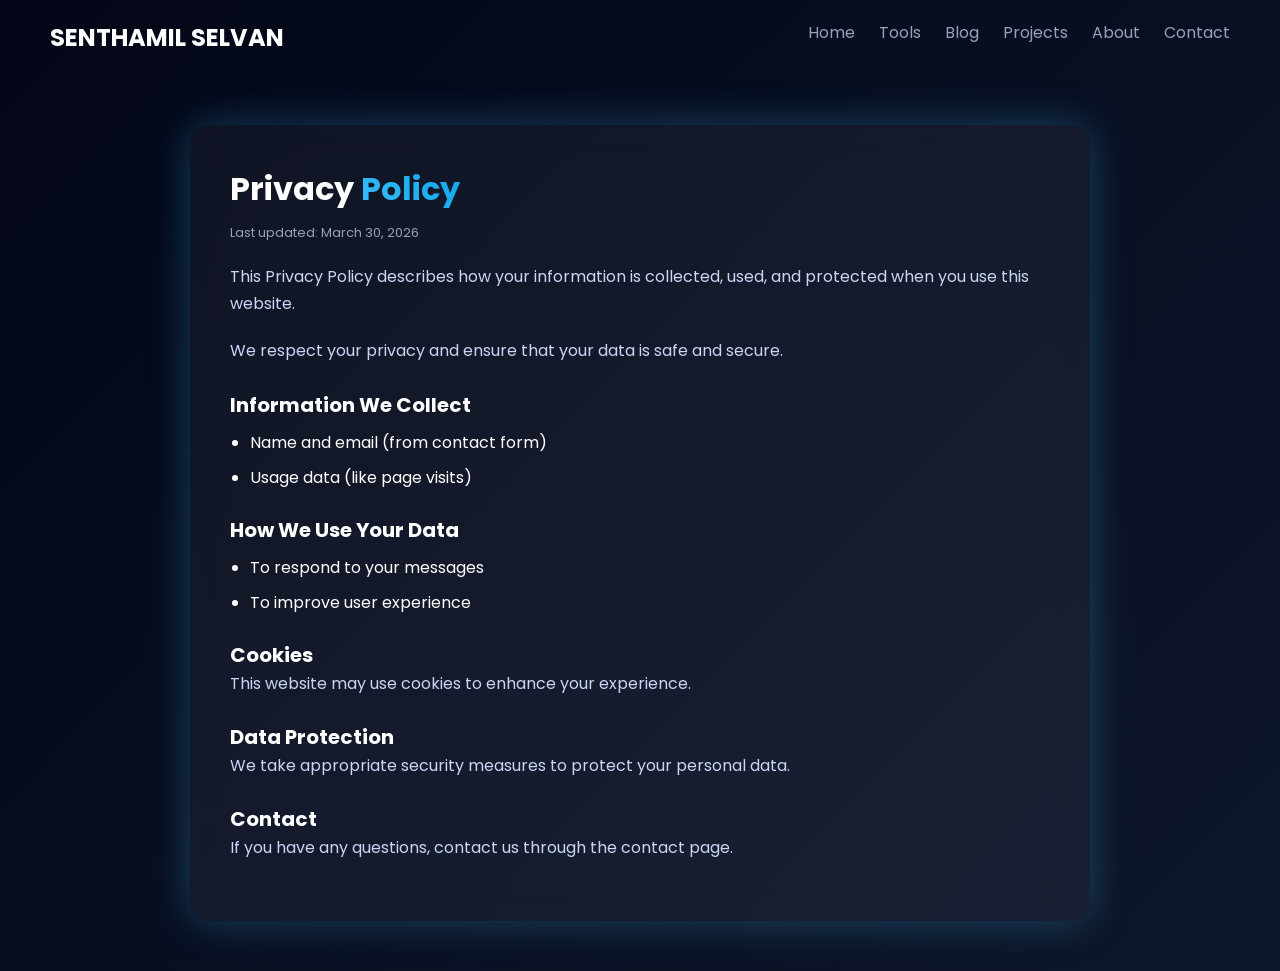
<file: privacy.html>
<!DOCTYPE html>
<html lang="en">
<head>
<meta charset="UTF-8">
<title>Privacy Policy</title>

<!-- FONT -->
<link href="https://fonts.googleapis.com/css2?family=Poppins:wght@300;500;700&display=swap" rel="stylesheet">

<style>
*{
  margin:0;
  padding:0;
  box-sizing:border-box;
  font-family:'Poppins',sans-serif;
}

body{
  background:linear-gradient(135deg,#020617,#0f172a);
  color:white;
}

/* NAVBAR */
nav{
  display:flex;
  justify-content:space-between;
  padding:20px 50px;
}

nav a{
  color:#94a3b8;
  margin-left:20px;
  text-decoration:none;
}

nav a:hover{
  color:#38bdf8;
}

/* CONTAINER */
.container{
  display:flex;
  justify-content:center;
  padding:50px 20px;
}

/* CARD */
.card{
  max-width:900px;
  width:100%;
  background:rgba(255,255,255,0.05);
  backdrop-filter:blur(15px);
  border-radius:20px;
  padding:40px;
  box-shadow:0 0 40px rgba(56,189,248,0.3);
}

/* TITLE */
.title{
  font-size:32px;
  margin-bottom:10px;
}

.title span{
  background:linear-gradient(45deg,#38bdf8,#0ea5e9);
  -webkit-background-clip:text;
  color:transparent;
}

/* DATE */
.date{
  color:#94a3b8;
  margin-bottom:20px;
  font-size:13px;
}

/* TEXT */
.text{
  color:#cbd5f5;
  line-height:1.7;
  margin-bottom:20px;
}

/* SECTION TITLE */
.section{
  margin-top:25px;
  font-size:20px;
}

/* LIST */
ul{
  margin-top:10px;
  padding-left:20px;
}

ul li{
  margin-bottom:10px;
}

/* MOBILE */
@media(max-width:768px){
  .card{padding:20px;}
}
</style>
</head>

<body>

<nav>
<h2>SENTHAMIL SELVAN</h2>
<div>
<a href="index.html">Home</a>
<a href="tools.html">Tools</a>
<a href="blog.html">Blog</a>
<a href="projects.html">Projects</a>
<a href="about.html">About</a>
<a href="contact.html">Contact</a>
</div>
</nav>

<div class="container">

<div class="card">

<h1 class="title">Privacy <span>Policy</span></h1>
<p class="date">Last updated: March 30, 2026</p>

<p class="text">
This Privacy Policy describes how your information is collected, used, and protected when you use this website.
</p>

<p class="text">
We respect your privacy and ensure that your data is safe and secure.
</p>

<h2 class="section">Information We Collect</h2>
<ul>
<li>Name and email (from contact form)</li>
<li>Usage data (like page visits)</li>
</ul>

<h2 class="section">How We Use Your Data</h2>
<ul>
<li>To respond to your messages</li>
<li>To improve user experience</li>
</ul>

<h2 class="section">Cookies</h2>
<p class="text">
This website may use cookies to enhance your experience.
</p>

<h2 class="section">Data Protection</h2>
<p class="text">
We take appropriate security measures to protect your personal data.
</p>

<h2 class="section">Contact</h2>
<p class="text">
If you have any questions, contact us through the contact page.
</p>

</div>

</div>

</body>
</html>
</file>
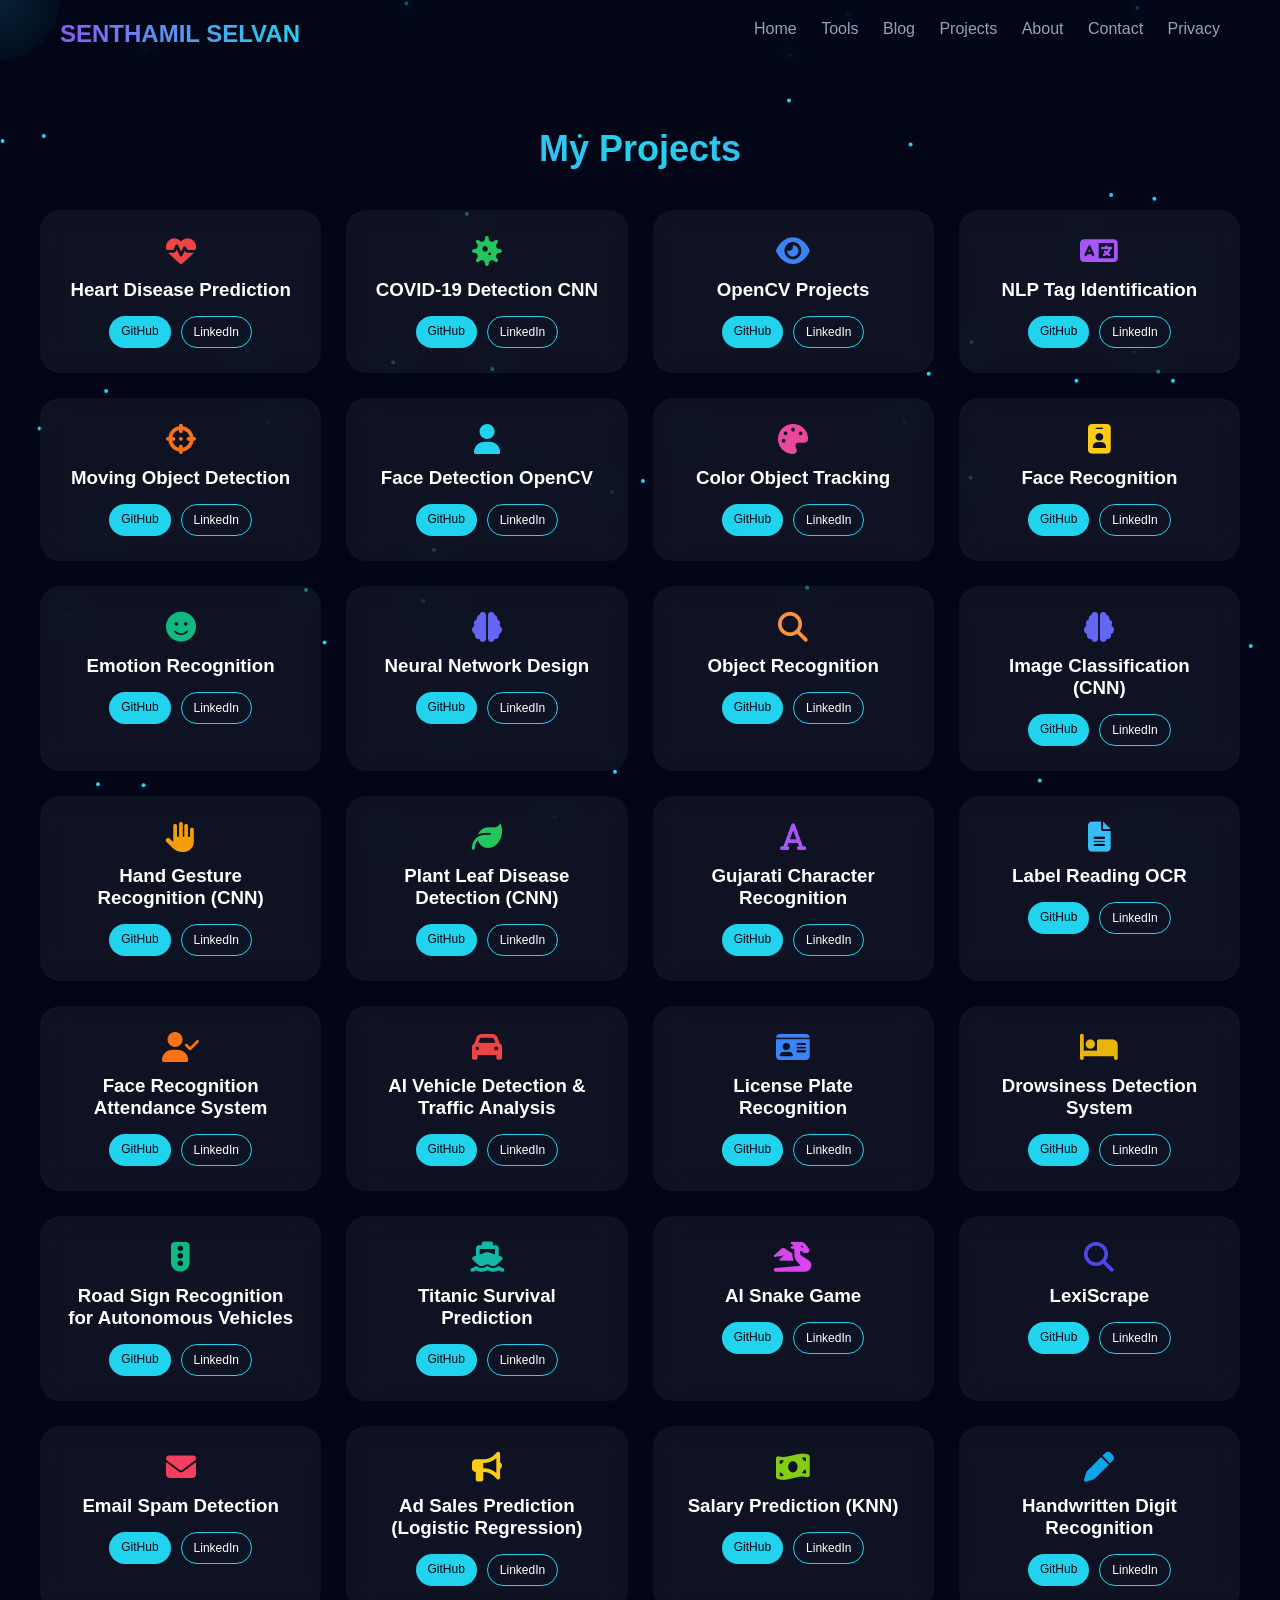
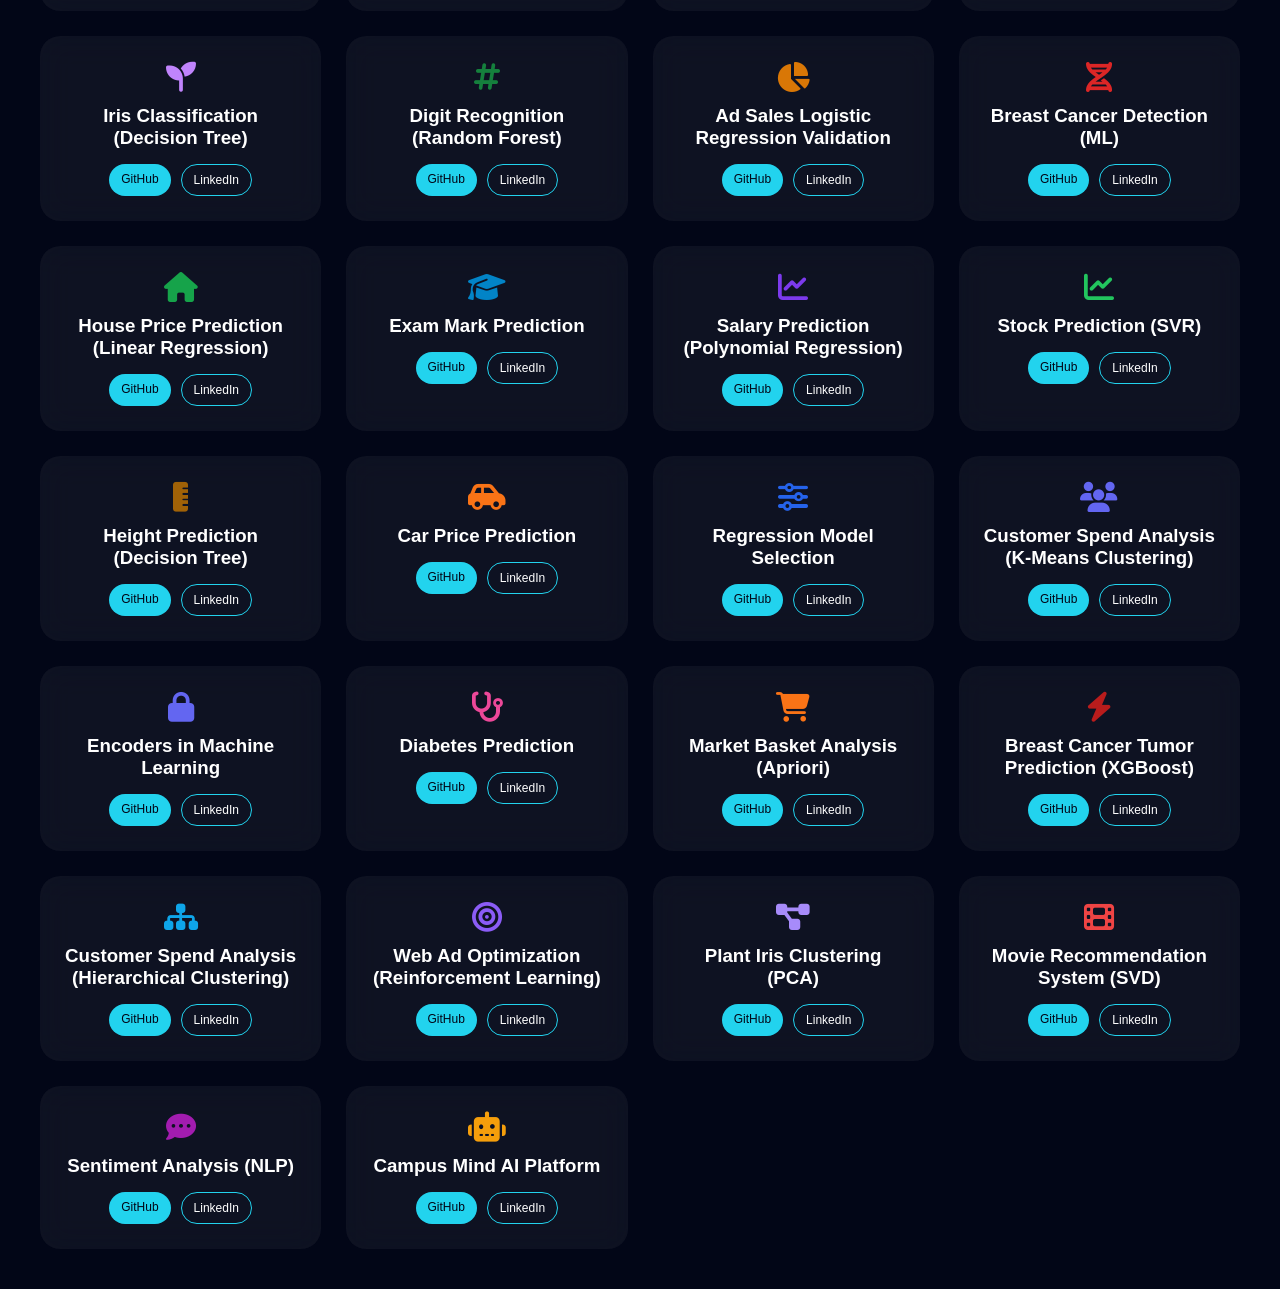
<file: projects.html>
<!doctype html>
<html lang="en">
<head>
<meta charset="UTF-8">
<title>Projects</title>

<link rel="stylesheet" href="https://cdnjs.cloudflare.com/ajax/libs/font-awesome/6.5.0/css/all.min.css">

<style>
*{margin:0;padding:0;box-sizing:border-box;font-family:'Poppins',sans-serif;}

body{
  background:#020617;
  color:white;
  overflow-x:hidden;
  overflow-y:auto;
}

/* BACKGROUND */
#bg{position:fixed;width:100%;height:100%;z-index:-2;}

/* CURSOR */
.cursor{
  position:fixed;
  width:120px;height:120px;
  border-radius:50%;
  background:radial-gradient(circle,#22d3ee22,transparent);
  pointer-events:none;
  transform:translate(-50%,-50%);
  z-index:999;
}

/* NAV */
nav{
  display:flex;
  justify-content:space-between;
  padding:20px 60px;
  backdrop-filter:blur(10px);
}
nav h2{
  background:linear-gradient(90deg,#8b5cf6,#22d3ee);
  -webkit-background-clip:text;color:transparent;
}
nav a{color:#94a3b8;margin-left:20px;text-decoration:none;}
nav a:hover{color:#22d3ee;}

/* TITLE */
.title{
  text-align:center;
  margin-top:60px;
  font-size:36px;
  background:linear-gradient(90deg,#8b5cf6,#22d3ee,#8b5cf6);
  -webkit-background-clip:text;color:transparent;
}

/* GRID */
.projects{
  display:grid;
  grid-template-columns:repeat(auto-fit,minmax(250px,1fr));
  gap:25px;
  padding:40px;
}

/* CARD */
.card{
  padding:25px;
  border-radius:20px;
  background:rgba(255,255,255,0.05);
  backdrop-filter:blur(15px);
  text-align:center;
  transition:0.3s;
  transform-style:preserve-3d;
}

.card:hover{
  transform:rotateX(10deg) rotateY(-10deg) scale(1.05);
  box-shadow:0 20px 40px rgba(34,211,238,0.3);
}

/* ICON */
.icon{font-size:30px;margin-bottom:10px;}

/* BUTTONS */
.buttons{
  margin-top:15px;
  display:flex;
  justify-content:center;
  gap:10px;
}

.btn{
  padding:8px 12px;
  border-radius:20px;
  font-size:12px;
  text-decoration:none;
  transition:0.3s;
}

.github{background:#22d3ee;color:#020617;}
.linkedin{border:1px solid #22d3ee;color:white;}

.btn:hover{
  transform:scale(1.1);
  box-shadow:0 0 10px #22d3ee;
}
</style>
</head>

<body>

<canvas id="bg"></canvas>
<div class="cursor" id="cursor"></div>

<nav>
<h2>SENTHAMIL SELVAN</h2>
<div>
<a href="index.html">Home</a>
<a href="tools.html">Tools</a>
<a href="blog.html">Blog</a>
<a href="projects.html">Projects</a>
<a href="about.html">About</a>
<a href="contact.html">Contact</a>
<a href="privacy.html">Privacy</a>
</div>
</nav>

<h1 class="title">My Projects</h1>

<div class="projects">

<!-- PROJECTS -->

<div class="card">
<div class="icon" style="color:#ef4444;"><i class="fas fa-heart-pulse"></i></div>
<h3>Heart Disease Prediction</h3>
<div class="buttons">
<a href="https://github.com/selvan-01/Heart_Disease_Prediction.git" target="_blank" class="btn github">GitHub</a>
<a href="https://www.linkedin.com/posts/senthamil45_machinelearning-python-flask-activity-7434610052323475456-bt_L?utm_source=social_share_send&utm_medium=member_desktop_web&rcm=ACoAAE7BvhoBDta1C69yGRfahjuov-dbxSXGb_I" class="btn linkedin">LinkedIn</a>
</div>
</div>

<div class="card">
<div class="icon" style="color:#22c55e;"><i class="fas fa-virus"></i></div>
<h3>COVID-19 Detection CNN</h3>
<div class="buttons">
<a href="https://github.com/selvan-01/covid19-detection-using-cnn.git" target="_blank" class="btn github">GitHub</a>
<a href="https://www.linkedin.com/posts/senthamil45_artificialintelligence-deeplearning-machinelearning-activity-7435192890223521792-rh4g?utm_source=social_share_send&utm_medium=member_desktop_web&rcm=ACoAAE7BvhoBDta1C69yGRfahjuov-dbxSXGb_I" class="btn linkedin">LinkedIn</a>
</div>
</div>

<div class="card">
<div class="icon" style="color:#3b82f6;"><i class="fas fa-eye"></i></div>
<h3>OpenCV Projects</h3>
<div class="buttons">
<a href="https://github.com/selvan-01/opencv-basic-projects.git" target="_blank" class="btn github">GitHub</a>
<a href="https://www.linkedin.com/posts/senthamil45_github-selvan-01opencv-basic-projects-activity-7436654234726715392-Q9GV?utm_source=social_share_send&utm_medium=member_desktop_web&rcm=ACoAAE7BvhoBDta1C69yGRfahjuov-dbxSXGb_I" class="btn linkedin">LinkedIn</a>
</div>
</div>

<div class="card">
<div class="icon" style="color:#a855f7;"><i class="fas fa-language"></i></div>
<h3>NLP Tag Identification</h3>
<div class="buttons">
<a href="https://github.com/selvan-01/nlp-tag-identification.git" target="_blank" class="btn github">GitHub</a>
<a href="https://www.linkedin.com/posts/senthamil45_nlp-machinelearning-python-activity-7441440806785249280-S6C8?utm_source=social_share_send&utm_medium=member_desktop_web&rcm=ACoAAE7BvhoBDta1C69yGRfahjuov-dbxSXGb_I" class="btn linkedin">LinkedIn</a>
</div>
</div>

<div class="card">
<div class="icon" style="color:#f97316;"><i class="fas fa-crosshairs"></i></div>
<h3>Moving Object Detection</h3>
<div class="buttons">
<a href="https://github.com/selvan-01/moving-object-detection-opencv.git" target="_blank" class="btn github">GitHub</a>
<a href="https://www.linkedin.com/posts/senthamil45_python-opencv-computervision-activity-7436662412105347072-yL2k?utm_source=social_share_send&utm_medium=member_desktop_web&rcm=ACoAAE7BvhoBDta1C69yGRfahjuov-dbxSXGb_I" class="btn linkedin">LinkedIn</a>
</div>
</div>

<div class="card">
<div class="icon" style="color:#22d3ee;"><i class="fas fa-user"></i></div>
<h3>Face Detection OpenCV</h3>
<div class="buttons">
<a href="https://github.com/selvan-01/face-detection-opencv.git" target="_blank" class="btn github">GitHub</a>
<a href="https://www.linkedin.com/posts/senthamil45_python-opencv-computervision-activity-7436704492923990016-Nyun?utm_source=social_share_send&utm_medium=member_desktop_web&rcm=ACoAAE7BvhoBDta1C69yGRfahjuov-dbxSXGb_I" class="btn linkedin">LinkedIn</a>
</div>
</div>

<div class="card">
<div class="icon" style="color:#ec4899;"><i class="fas fa-palette"></i></div>
<h3>Color Object Tracking</h3>
<div class="buttons">
<a href="https://github.com/selvan-01/color-object-tracking-opencv.git" target="_blank" class="btn github">GitHub</a>
<a href="https://www.linkedin.com/posts/senthamil45_computervision-python-opencv-activity-7436968848072925184-noSt?utm_source=social_share_send&utm_medium=member_desktop_web&rcm=ACoAAE7BvhoBDta1C69yGRfahjuov-dbxSXGb_I" class="btn linkedin">LinkedIn</a>
</div>
</div>

<div class="card">
<div class="icon" style="color:#facc15;"><i class="fas fa-id-badge"></i></div>
<h3>Face Recognition</h3>
<div class="buttons">
<a href="https://github.com/selvan-01/face-recognition-opencv.git" target="_blank" class="btn github">GitHub</a>
<a href="https://www.linkedin.com/posts/senthamil45_python-opencv-computervision-activity-7436975632879751168-glzG?utm_source=social_share_send&utm_medium=member_desktop_web&rcm=ACoAAE7BvhoBDta1C69yGRfahjuov-dbxSXGb_I" class="btn linkedin">LinkedIn</a>
</div>
</div>

<div class="card">
<div class="icon" style="color:#10b981;"><i class="fas fa-face-smile"></i></div>
<h3>Emotion Recognition</h3>
<div class="buttons">
<a href="https://github.com/selvan-01/real-time-emotion-recognition-opencv.git" target="_blank" class="btn github">GitHub</a>
<a href="https://www.linkedin.com/posts/senthamil45_ai-computervision-opencv-activity-7436983412143452160-nzK-?utm_source=social_share_send&utm_medium=member_desktop_web&rcm=ACoAAE7BvhoBDta1C69yGRfahjuov-dbxSXGb_I" class="btn linkedin">LinkedIn</a>
</div>
</div>

<div class="card">
<div class="icon" style="color:#6366f1;"><i class="fas fa-brain"></i></div>
<h3>Neural Network Design</h3>
<div class="buttons">
<a href="https://github.com/selvan-01/Basic-Neural-Network-Design.git" target="_blank" class="btn github">GitHub</a>
<a href="https://www.linkedin.com/posts/senthamil45_machinelearning-artificialintelligence-datascience-activity-7437712043304001536-osYf?utm_source=social_share_send&utm_medium=member_desktop_web&rcm=ACoAAE7BvhoBDta1C69yGRfahjuov-dbxSXGb_I" class="btn linkedin">LinkedIn</a>
</div>
</div>

<div class="card">
<div class="icon" style="color:#fb923c;"><i class="fas fa-magnifying-glass"></i></div>
<h3>Object Recognition</h3>
<div class="buttons">
<a href="https://github.com/selvan-01/object-recognition-opencv.git" target="_blank" class="btn github">GitHub</a>
<a href="https://www.linkedin.com/posts/senthamil45_artificialintelligence-computervision-opencv-activity-7437722314986881024-cA2e?utm_source=social_share_send&utm_medium=member_desktop_web&rcm=ACoAAE7BvhoBDta1C69yGRfahjuov-dbxSXGb_I" class="btn linkedin">LinkedIn</a>
</div>
</div>


<div class="card">
  <div class="icon" style="color:#6366f1;">
    <i class="fas fa-brain"></i>
  </div>

  <h3>Image Classification (CNN)</h3>

  <div class="buttons">
    <a href="https://github.com/selvan-01/image-classification-cnn.git" target="_blank" class="btn github">GitHub</a>
    <a href="https://www.linkedin.com/posts/senthamil45_artificialintelligence-deeplearning-computervision-activity-7437729291918028800-Tn20?utm_source=social_share_send&utm_medium=member_desktop_web&rcm=ACoAAE7BvhoBDta1C69yGRfahjuov-dbxSXGb_I" target="_blank" class="btn linkedin">LinkedIn</a>
  </div>
</div>

<div class="card">
  <div class="icon" style="color:#f59e0b;">
    <i class="fas fa-hand-paper"></i>
  </div>

  <h3>Hand Gesture Recognition (CNN)</h3>

  <div class="buttons">
    <a href="https://github.com/selvan-01/Hand-Gesture-Recognition_CNN.git" target="_blank" class="btn github">GitHub</a>
    <a href="https://www.linkedin.com/posts/senthamil45_artificialintelligence-machinelearning-deeplearning-activity-7437785034138275841-ksiR?utm_source=social_share_send&utm_medium=member_desktop_web&rcm=ACoAAE7BvhoBDta1C69yGRfahjuov-dbxSXGb_I" target="_blank" class="btn linkedin">LinkedIn</a>
  </div>
</div>

<div class="card">
  <div class="icon" style="color:#22c55e;">
    <i class="fas fa-leaf"></i>
  </div>

  <h3>Plant Leaf Disease Detection (CNN)</h3>

  <div class="buttons">
    <a href="https://github.com/selvan-01/Plant-Leaf-Disease-Detection-CNN.git" target="_blank" class="btn github">GitHub</a>
    <a href="https://www.linkedin.com/posts/senthamil45_artificialintelligence-deeplearning-machinelearning-activity-7437792632715591681-DBjZ?utm_source=social_share_send&utm_medium=member_desktop_web&rcm=ACoAAE7BvhoBDta1C69yGRfahjuov-dbxSXGb_I" target="_blank" class="btn linkedin">LinkedIn</a>
  </div>
</div>


<div class="card">
  <div class="icon" style="color:#a855f7;">
    <i class="fas fa-font"></i>
  </div>

  <h3>Gujarati Character Recognition</h3>

  <div class="buttons">
    <a href="https://github.com/selvan-01/gujarati-character-recognition.git" target="_blank" class="btn github">GitHub</a>
    <a href="https://www.linkedin.com/posts/senthamil45_artificialintelligence-deeplearning-machinelearning-activity-7438098709621501952-Qbqq?utm_source=social_share_send&utm_medium=member_desktop_web&rcm=ACoAAE7BvhoBDta1C69yGRfahjuov-dbxSXGb_I" target="_blank" class="btn linkedin">LinkedIn</a>
  </div>
</div>


<div class="card">
  <div class="icon" style="color:#38bdf8;">
    <i class="fas fa-file-alt"></i>
  </div>

  <h3>Label Reading OCR</h3>

  <div class="buttons">
    <a href="https://github.com/selvan-01/label-reading-ocr.git" target="_blank" class="btn github">GitHub</a>
    <a href="https://www.linkedin.com/posts/senthamil45_python-ocr-computervision-activity-7438109440530173952-a8Zr?utm_source=social_share_send&utm_medium=member_desktop_web&rcm=ACoAAE7BvhoBDta1C69yGRfahjuov-dbxSXGb_I" target="_blank" class="btn linkedin">LinkedIn</a>
  </div>
</div>

<div class="card">
  <div class="icon" style="color:#f97316;">
    <i class="fas fa-user-check"></i>
  </div>

  <h3>Face Recognition Attendance System</h3>

  <div class="buttons">
    <a href="https://github.com/selvan-01/face-recognition-attendance-system.git" target="_blank" class="btn github">GitHub</a>
    <a href="https://www.linkedin.com/posts/senthamil45_machinelearning-deeplearning-computervision-activity-7440617571399208960-DSX_?utm_source=social_share_send&utm_medium=member_desktop_web&rcm=ACoAAE7BvhoBDta1C69yGRfahjuov-dbxSXGb_I" target="_blank" class="btn linkedin">LinkedIn</a>
  </div>
</div>

<div class="card">
  <div class="icon" style="color:#ef4444;">
    <i class="fas fa-car"></i>
  </div>

  <h3>AI Vehicle Detection & Traffic Analysis</h3>

  <div class="buttons">
    <a href="https://github.com/selvan-01/AI-Vehicle-Detection-Traffic-Analysis.git" target="_blank" class="btn github">GitHub</a>
    <a href="https://www.linkedin.com/posts/senthamil45_ai-computervision-opencv-activity-7440685692625707008-9xSt?utm_source=social_share_send&utm_medium=member_desktop_web&rcm=ACoAAE7BvhoBDta1C69yGRfahjuov-dbxSXGb_I" target="_blank" class="btn linkedin">LinkedIn</a>
  </div>
</div>

<div class="card">
  <div class="icon" style="color:#3b82f6;">
    <i class="fas fa-id-card"></i>
  </div>

  <h3>License Plate Recognition</h3>

  <div class="buttons">
    <a href="https://github.com/selvan-01/license-plate-recognition.git" target="_blank" class="btn github">GitHub</a>
    <a href="https://www.linkedin.com/posts/senthamil45_opencv-python-ai-activity-7440692582982078465-1YpK?utm_source=social_share_send&utm_medium=member_desktop_web&rcm=ACoAAE7BvhoBDta1C69yGRfahjuov-dbxSXGb_I" target="_blank" class="btn linkedin">LinkedIn</a>
  </div>
</div>

<div class="card">
  <div class="icon" style="color:#eab308;">
    <i class="fas fa-bed"></i>
  </div>

  <h3>Drowsiness Detection System</h3>

  <div class="buttons">
    <a href="https://github.com/selvan-01/drowsiness-detection-system.git" target="_blank" class="btn github">GitHub</a>
    <a href="https://www.linkedin.com/posts/senthamil45_artificialintelligence-computervision-python-activity-7440697136800854016-tCC8?utm_source=social_share_send&utm_medium=member_desktop_web&rcm=ACoAAE7BvhoBDta1C69yGRfahjuov-dbxSXGb_I" target="_blank" class="btn linkedin">LinkedIn</a>
  </div>
</div>

<div class="card">
  <div class="icon" style="color:#10b981;">
    <i class="fas fa-traffic-light"></i>
  </div>

  <h3>Road Sign Recognition for Autonomous Vehicles</h3>

  <div class="buttons">
    <a href="https://github.com/selvan-01/road-sign-recognition-for-autonomous-vechicles.git" target="_blank" class="btn github">GitHub</a>
    <a href="https://www.linkedin.com/posts/senthamil45_artificialintelligence-deeplearning-computervision-activity-7440700920470044672-D8ME?utm_source=social_share_send&utm_medium=member_desktop_web&rcm=ACoAAE7BvhoBDta1C69yGRfahjuov-dbxSXGb_I" target="_blank" class="btn linkedin">LinkedIn</a>
  </div>
</div>

<div class="card">
  <div class="icon" style="color:#14b8a6;">
    <i class="fas fa-ship"></i>
  </div>

  <h3>Titanic Survival Prediction</h3>

  <div class="buttons">
    <a href="https://github.com/selvan-01/titanic-survival-prediction.git" target="_blank" class="btn github">GitHub</a>
    <a href="https://www.linkedin.com/posts/senthamil45_machinelearning-datascience-python-activity-7441410272860405760-BpxP?utm_source=social_share_send&utm_medium=member_desktop_web&rcm=ACoAAE7BvhoBDta1C69yGRfahjuov-dbxSXGb_I" target="_blank" class="btn linkedin">LinkedIn</a>
  </div>
</div>

<div class="card">
  <div class="icon" style="color:#d946ef;">
    <i class="fas fa-dragon"></i>
  </div>

  <h3>AI Snake Game</h3>

  <div class="buttons">
    <a href="https://github.com/selvan-01/AI-Snake-Game.git" target="_blank" class="btn github">GitHub</a>
    <a href="https://www.linkedin.com/posts/senthamil45_python-ai-machinelearning-activity-7441436252643512320-Jm46?utm_source=social_share_send&utm_medium=member_desktop_web&rcm=ACoAAE7BvhoBDta1C69yGRfahjuov-dbxSXGb_I" target="_blank" class="btn linkedin">LinkedIn</a>
  </div>
</div>

<div class="card">
  <div class="icon" style="color:#4f46e5;">
    <i class="fas fa-search"></i>
  </div>

  <h3>LexiScrape</h3>

  <div class="buttons">
    <a href="https://github.com/selvan-01/LexiScrape.git" target="_blank" class="btn github">GitHub</a>
    <a href="https://www.linkedin.com/posts/senthamil45_python-nlp-webscraping-activity-7441691747308679168-_qF9?utm_source=social_share_send&utm_medium=member_desktop_web&rcm=ACoAAE7BvhoBDta1C69yGRfahjuov-dbxSXGb_I" target="_blank" class="btn linkedin">LinkedIn</a>
  </div>
</div>

<div class="card">
  <div class="icon" style="color:#f43f5e;">
    <i class="fas fa-envelope"></i>
  </div>

  <h3>Email Spam Detection</h3>

  <div class="buttons">
    <a href="https://github.com/selvan-01/Email-spam-detection.git" target="_blank" class="btn github">GitHub</a>
    <a href="https://www.linkedin.com/posts/senthamil45_machinelearning-nlp-python-activity-7441696430718803969-9jC6?utm_source=social_share_send&utm_medium=member_desktop_web&rcm=ACoAAE7BvhoBDta1C69yGRfahjuov-dbxSXGb_I" target="_blank" class="btn linkedin">LinkedIn</a>
  </div>
</div>

<div class="card">
  <div class="icon" style="color:#facc15;">
    <i class="fas fa-bullhorn"></i>
  </div>

  <h3>Ad Sales Prediction (Logistic Regression)</h3>

  <div class="buttons">
    <a href="https://github.com/selvan-01/Ad-Sales-Prediction-using-Logistic-Regression.git" target="_blank" class="btn github">GitHub</a>
    <a href="https://www.linkedin.com/posts/senthamil45_machinelearning-datascience-python-activity-7441709263095488512-2BnX?utm_source=social_share_send&utm_medium=member_desktop_web&rcm=ACoAAE7BvhoBDta1C69yGRfahjuov-dbxSXGb_I" target="_blank" class="btn linkedin">LinkedIn</a>
  </div>
</div>

<div class="card">
  <div class="icon" style="color:#84cc16;">
    <i class="fas fa-money-bill-wave"></i>
  </div>

  <h3>Salary Prediction (KNN)</h3>

  <div class="buttons">
    <a href="https://github.com/selvan-01/salary-prediction-knn.git" target="_blank" class="btn github">GitHub</a>
    <a href="https://www.linkedin.com/posts/senthamil45_machinelearning-python-flask-activity-7441726329739390977-s62q?utm_source=social_share_send&utm_medium=member_desktop_web&rcm=ACoAAE7BvhoBDta1C69yGRfahjuov-dbxSXGb_I" target="_blank" class="btn linkedin">LinkedIn</a>
  </div>
</div>

<div class="card">
  <div class="icon" style="color:#0ea5e9;">
    <i class="fas fa-pen"></i>
  </div>

  <h3>Handwritten Digit Recognition</h3>

  <div class="buttons">
    <a href="https://github.com/selvan-01/Hand_Written-Digit-Recognition.git" target="_blank" class="btn github">GitHub</a>
    <a href="https://www.linkedin.com/posts/senthamil45_machinelearning-ai-python-activity-7441790039921090561-prvU?utm_source=social_share_send&utm_medium=member_desktop_web&rcm=ACoAAE7BvhoBDta1C69yGRfahjuov-dbxSXGb_I" target="_blank" class="btn linkedin">LinkedIn</a>
  </div>
</div>

<div class="card">
  <div class="icon" style="color:#c084fc;">
    <i class="fas fa-seedling"></i>
  </div>

  <h3>Iris Classification (Decision Tree)</h3>

  <div class="buttons">
    <a href="https://github.com/selvan-01/Iris-Classification-using-Decision-Tree.git" target="_blank" class="btn github">GitHub</a>
    <a href="https://www.linkedin.com/posts/senthamil45_machinelearning-ai-datascience-activity-7441796042414751744-48kf?utm_source=social_share_send&utm_medium=member_desktop_web&rcm=ACoAAE7BvhoBDta1C69yGRfahjuov-dbxSXGb_I" target="_blank" class="btn linkedin">LinkedIn</a>
  </div>
</div>

<div class="card">
  <div class="icon" style="color:#15803d;">
    <i class="fas fa-hashtag"></i>
  </div>

  <h3>Digit Recognition (Random Forest)</h3>

  <div class="buttons">
    <a href="https://github.com/selvan-01/digit-recognition-randomforest.git" target="_blank" class="btn github">GitHub</a>
    <a href="https://www.linkedin.com/posts/senthamil45_machinelearning-ai-datascience-activity-7442047190987939840-zUVr?utm_source=social_share_send&utm_medium=member_desktop_web&rcm=ACoAAE7BvhoBDta1C69yGRfahjuov-dbxSXGb_I" target="_blank" class="btn linkedin">LinkedIn</a>
  </div>
</div>

<div class="card">
  <div class="icon" style="color:#d97706;">
    <i class="fas fa-chart-pie"></i>
  </div>

  <h3>Ad Sales Logistic Regression Validation</h3>

  <div class="buttons">
    <a href="https://github.com/selvan-01/ad_sale_lr_validation.git" target="_blank" class="btn github">GitHub</a>
    <a href="https://www.linkedin.com/posts/senthamil45_machinelearning-datascience-ai-activity-7442055009816670208-LI8v?utm_source=social_share_send&utm_medium=member_desktop_web&rcm=ACoAAE7BvhoBDta1C69yGRfahjuov-dbxSXGb_I" target="_blank" class="btn linkedin">LinkedIn</a>
  </div>
</div>

<div class="card">
  <div class="icon" style="color:#dc2626;">
    <i class="fas fa-dna"></i>
  </div>

  <h3>Breast Cancer Detection (ML)</h3>

  <div class="buttons">
    <a href="https://github.com/selvan-01/breast-cancer-detection-ml.git" target="_blank" class="btn github">GitHub</a>
    <a href="https://www.linkedin.com/posts/senthamil45_machinelearning-ai-datascience-activity-7442093172480000001-rxep?utm_source=social_share_send&utm_medium=member_desktop_web&rcm=ACoAAE7BvhoBDta1C69yGRfahjuov-dbxSXGb_I" target="_blank" class="btn linkedin">LinkedIn</a>
  </div>
</div>

<div class="card">
  <div class="icon" style="color:#16a34a;">
    <i class="fas fa-house"></i>
  </div>

  <h3>House Price Prediction (Linear Regression)</h3>

  <div class="buttons">
    <a href="https://github.com/selvan-01/house-price-prediction-linear-regression.git" target="_blank" class="btn github">GitHub</a>
    <a href="https://www.linkedin.com/posts/senthamil45_machinelearning-python-datascience-activity-7442096744726892544-wt86?utm_source=social_share_send&utm_medium=member_desktop_web&rcm=ACoAAE7BvhoBDta1C69yGRfahjuov-dbxSXGb_I" target="_blank" class="btn linkedin">LinkedIn</a>
  </div>
</div>

<div class="card">
  <div class="icon" style="color:#0284c7;">
    <i class="fas fa-graduation-cap"></i>
  </div>

  <h3>Exam Mark Prediction</h3>

  <div class="buttons">
    <a href="https://github.com/selvan-01/exam-mark-prediction.git" target="_blank" class="btn github">GitHub</a>
    <a href="https://www.linkedin.com/posts/senthamil45_machinelearning-datascience-python-activity-7444598569241681921-3a9s?utm_source=social_share_send&utm_medium=member_desktop_web&rcm=ACoAAE7BvhoBDta1C69yGRfahjuov-dbxSXGb_I" target="_blank" class="btn linkedin">LinkedIn</a>
  </div>
</div>

<div class="card">
  <div class="icon" style="color:#7c3aed;">
    <i class="fas fa-chart-line"></i>
  </div>

  <h3>Salary Prediction (Polynomial Regression)</h3>

  <div class="buttons">
    <a href="https://github.com/selvan-01/salary-prediction-polynomial.git" target="_blank" class="btn github">GitHub</a>
    <a href="https://www.linkedin.com/posts/senthamil45_machinelearning-datascience-python-activity-7444603480759005184-u78P?utm_source=social_share_send&utm_medium=member_desktop_web&rcm=ACoAAE7BvhoBDta1C69yGRfahjuov-dbxSXGb_I" target="_blank" class="btn linkedin">LinkedIn</a>
  </div>
</div>


<div class="card">
  <div class="icon" style="color:#22c55e;">
    <i class="fas fa-chart-line"></i>
  </div>

  <h3>Stock Prediction (SVR)</h3>

  <div class="buttons">
    <a href="https://github.com/selvan-01/stock_prediction_svr.git" target="_blank" class="btn github">GitHub</a>
    <a href="https://www.linkedin.com/posts/senthamil45_machinelearning-datascience-stockprediction-activity-7444607679437918209-V6wF?utm_source=social_share_send&utm_medium=member_desktop_web&rcm=ACoAAE7BvhoBDta1C69yGRfahjuov-dbxSXGb_I" target="_blank" class="btn linkedin">LinkedIn</a>
  </div>
</div>

<div class="card">
  <div class="icon" style="color:#a16207;">
    <i class="fas fa-ruler-vertical"></i>
  </div>

  <h3>Height Prediction (Decision Tree)</h3>

  <div class="buttons">
    <a href="https://github.com/selvan-01/Height-Prediction-DecisionTree.git" target="_blank" class="btn github">GitHub</a>
    <a href="https://www.linkedin.com/posts/senthamil45_machinelearning-datascience-streamlit-activity-7444612625663188992-312A?utm_source=social_share_send&utm_medium=member_desktop_web&rcm=ACoAAE7BvhoBDta1C69yGRfahjuov-dbxSXGb_I" target="_blank" class="btn linkedin">LinkedIn</a>
  </div>
</div>

<div class="card">
  <div class="icon" style="color:#f97316;">
    <i class="fas fa-car-side"></i>
  </div>

  <h3>Car Price Prediction</h3>

  <div class="buttons">
    <a href="https://github.com/selvan-01/car-price-prediction.git" target="_blank" class="btn github">GitHub</a>
    <a href="https://www.linkedin.com/posts/senthamil45_machinelearning-datascience-python-activity-7444665310609154048--Vuz?utm_source=social_share_send&utm_medium=member_desktop_web&rcm=ACoAAE7BvhoBDta1C69yGRfahjuov-dbxSXGb_I" target="_blank" class="btn linkedin">LinkedIn</a>
  </div>
</div>

<div class="card">
  <div class="icon" style="color:#2563eb;">
    <i class="fas fa-sliders-h"></i>
  </div>

  <h3>Regression Model Selection</h3>

  <div class="buttons">
    <a href="https://github.com/selvan-01/regression-model-selection.git" target="_blank" class="btn github">GitHub</a>
    <a href="https://www.linkedin.com/posts/senthamil45_machinelearning-datascience-ai-activity-7444669727513309186-whxf?utm_source=social_share_send&utm_medium=member_desktop_web&rcm=ACoAAE7BvhoBDta1C69yGRfahjuov-dbxSXGb_I" target="_blank" class="btn linkedin">LinkedIn</a>
  </div>
</div>

<div class="card">
  <div class="icon" style="color:#6366f1;">
    <i class="fas fa-users"></i>
  </div>

  <h3>Customer Spend Analysis (K-Means Clustering)</h3>

  <div class="buttons">
    <a href="https://github.com/selvan-01/Customer-spent-analysis-using-K-Means-Clustering.git" target="_blank" class="btn github">GitHub</a>
    <a href="https://www.linkedin.com/posts/senthamil45_datascience-machinelearning-kmeans-activity-7444677591401295872-_9H0?utm_source=social_share_send&utm_medium=member_desktop_web&rcm=ACoAAE7BvhoBDta1C69yGRfahjuov-dbxSXGb_I" target="_blank" class="btn linkedin">LinkedIn</a>
  </div>
</div>

<div class="card">
  <div class="icon" style="color:#6366f1;">
    <i class="fas fa-lock"></i>
  </div>

  <h3>Encoders in Machine Learning</h3>

  <div class="buttons">
    <a href="https://github.com/selvan-01/Encoders-in-Machine-Learning.git" target="_blank" class="btn github">GitHub</a>
    <a href="https://www.linkedin.com/posts/senthamil45_machinelearning-datascience-python-activity-7444696149388804096-gNJB?utm_source=social_share_send&utm_medium=member_desktop_web&rcm=ACoAAE7BvhoBDta1C69yGRfahjuov-dbxSXGb_I" target="_blank" class="btn linkedin">LinkedIn</a>
  </div>
</div>

<div class="card">
  <div class="icon" style="color:#ec4899;">
    <i class="fas fa-stethoscope"></i>
  </div>

  <h3>Diabetes Prediction</h3>

  <div class="buttons">
    <a href="https://github.com/selvan-01/diabetes-prediction.git" target="_blank" class="btn github">GitHub</a>
    <a href="https://www.linkedin.com/posts/senthamil45_machinelearning-deeplearning-ai-activity-7444704749658148864--6MU?utm_source=social_share_send&utm_medium=member_desktop_web&rcm=ACoAAE7BvhoBDta1C69yGRfahjuov-dbxSXGb_I" target="_blank" class="btn linkedin">LinkedIn</a>
  </div>
</div>


<div class="card">
  <div class="icon" style="color:#f97316;">
    <i class="fas fa-shopping-cart"></i>
  </div>

  <h3>Market Basket Analysis (Apriori)</h3>

  <div class="buttons">
    <a href="https://github.com/selvan-01/Market_Basket_Analysis_using_APIRIORI.git" target="_blank" class="btn github">GitHub</a>
    <a href="https://www.linkedin.com/posts/senthamil45_machinelearning-datascience-python-activity-7444757879095660545-qCzI?utm_source=social_share_send&utm_medium=member_desktop_web&rcm=ACoAAE7BvhoBDta1C69yGRfahjuov-dbxSXGb_I" target="_blank" class="btn linkedin">LinkedIn</a>
  </div>
</div>

<div class="card">
  <div class="icon" style="color:#b91c1c;">
    <i class="fas fa-bolt"></i>
  </div>

  <h3>Breast Cancer Tumor Prediction (XGBoost)</h3>

  <div class="buttons">
    <a href="https://github.com/selvan-01/Breast_Cancer_Tumor_Prediction_XGBOOST_ML.git" target="_blank" class="btn github">GitHub</a>
    <a href="https://www.linkedin.com/posts/senthamil45_machinelearning-datascience-python-activity-7444772996877086720-Tm5G?utm_source=social_share_send&utm_medium=member_desktop_web&rcm=ACoAAE7BvhoBDta1C69yGRfahjuov-dbxSXGb_I" target="_blank" class="btn linkedin">LinkedIn</a>
  </div>
</div>


<div class="card">
  <div class="icon" style="color:#0ea5e9;">
    <i class="fas fa-sitemap"></i>
  </div>

  <h3>Customer Spend Analysis (Hierarchical Clustering)</h3>

  <div class="buttons">
    <a href="https://github.com/selvan-01/Customer-spent-analysis-using-Hierarchical-Clustering.git" target="_blank" class="btn github">GitHub</a>
    <a href="https://www.linkedin.com/posts/senthamil45_machinelearning-datascience-customersegmentation-activity-7444777951990222848-ml4U?utm_source=social_share_send&utm_medium=member_desktop_web&rcm=ACoAAE7BvhoBDta1C69yGRfahjuov-dbxSXGb_I" target="_blank" class="btn linkedin">LinkedIn</a>
  </div>
</div>


<div class="card">
  <div class="icon" style="color:#8b5cf6;">
    <i class="fas fa-bullseye"></i>
  </div>

  <h3>Web Ad Optimization (Reinforcement Learning)</h3>

  <div class="buttons">
    <a href="https://github.com/selvan-01/WebAd-Optimization-using-Reinforcement-Learning.git" target="_blank" class="btn github">GitHub</a>
    <a href="https://www.linkedin.com/posts/senthamil45_reinforcementlearning-machinelearning-datascience-activity-7444782385411403778-Lecy?utm_source=social_share_send&utm_medium=member_desktop_web&rcm=ACoAAE7BvhoBDta1C69yGRfahjuov-dbxSXGb_I" target="_blank" class="btn linkedin">LinkedIn</a>
  </div>
</div>

<div class="card">
  <div class="icon" style="color:#a78bfa;">
    <i class="fas fa-project-diagram"></i>
  </div>

  <h3>Plant Iris Clustering (PCA)</h3>

  <div class="buttons">
    <a href="https://github.com/selvan-01/Plant-Iris-Clustering-using_Principal-Component-Analysis.git" target="_blank" class="btn github">GitHub</a>
    <a href="https://www.linkedin.com/posts/senthamil45_datascience-machinelearning-pca-activity-7444786142165659648-ANbb?utm_source=social_share_send&utm_medium=member_desktop_web&rcm=ACoAAE7BvhoBDta1C69yGRfahjuov-dbxSXGb_I" target="_blank" class="btn linkedin">LinkedIn</a>
  </div>
</div>


<div class="card">
  <div class="icon" style="color:#ef4444;">
    <i class="fas fa-film"></i>
  </div>

  <h3>Movie Recommendation System (SVD)</h3>

  <div class="buttons">
    <a href="https://github.com/selvan-01/Movie-Recommendation-System-SVD.git" target="_blank" class="btn github">GitHub</a>
    <a href="https://www.linkedin.com/posts/senthamil45_machinelearning-datascience-ai-activity-7444790859344232448-gup6?utm_source=social_share_send&utm_medium=member_desktop_web&rcm=ACoAAE7BvhoBDta1C69yGRfahjuov-dbxSXGb_I" target="_blank" class="btn linkedin">LinkedIn</a>
  </div>
</div>


<div class="card">
  <div class="icon" style="color:#a21caf;">
    <i class="fas fa-comment-dots"></i>
  </div>

  <h3>Sentiment Analysis (NLP)</h3>

  <div class="buttons">
    <a href="https://github.com/selvan-01/Sentiment-Analysis-NLP.git" target="_blank" class="btn github">GitHub</a>
    <a href="https://www.linkedin.com/posts/senthamil45_machinelearning-nlp-datascience-activity-7444796998135902210-BFtw?utm_source=social_share_send&utm_medium=member_desktop_web&rcm=ACoAAE7BvhoBDta1C69yGRfahjuov-dbxSXGb_I" target="_blank" class="btn linkedin">LinkedIn</a>
  </div>
</div>

<div class="card">
  <div class="icon" style="color:#f59e0b;">
    <i class="fas fa-robot"></i>
  </div>

  <h3>Campus Mind AI Platform</h3>

  <div class="buttons">
    <a href="https://github.com/selvan-01/CampusMind-AI-Platform.git" target="_blank" class="btn github">GitHub</a>

    <a href="https://www.linkedin.com/posts/senthamil45_ai-artificialintelligence-python-activity-7463090962693718016-Hrsu?utm_source=share&utm_medium=member_desktop&rcm=ACoAAE7BvhoBDta1C69yGRfahjuov-dbxSXGb_I" target="_blank" class="btn linkedin">LinkedIn</a>
  </div>
</div>










</div>

<script>
// CURSOR
const cursor=document.getElementById("cursor");
document.addEventListener("mousemove",e=>{
cursor.style.left=e.clientX+"px";
cursor.style.top=e.clientY+"px";
});

// PARTICLES
const canvas=document.getElementById("bg");
const ctx=canvas.getContext("2d");

canvas.width=window.innerWidth;
canvas.height=window.innerHeight;

let p=[];
for(let i=0;i<60;i++){
p.push({
x:Math.random()*canvas.width,
y:Math.random()*canvas.height,
dx:(Math.random()-0.5)*0.4,
dy:(Math.random()-0.5)*0.4
});
}

function animate(){
ctx.clearRect(0,0,canvas.width,canvas.height);

p.forEach(a=>{
a.x+=a.dx;
a.y+=a.dy;

ctx.beginPath();
ctx.arc(a.x,a.y,2,0,Math.PI*2);
ctx.fillStyle="#22d3ee";
ctx.fill();
});

requestAnimationFrame(animate);
}
animate();
</script>

</body>
</html>
</file>
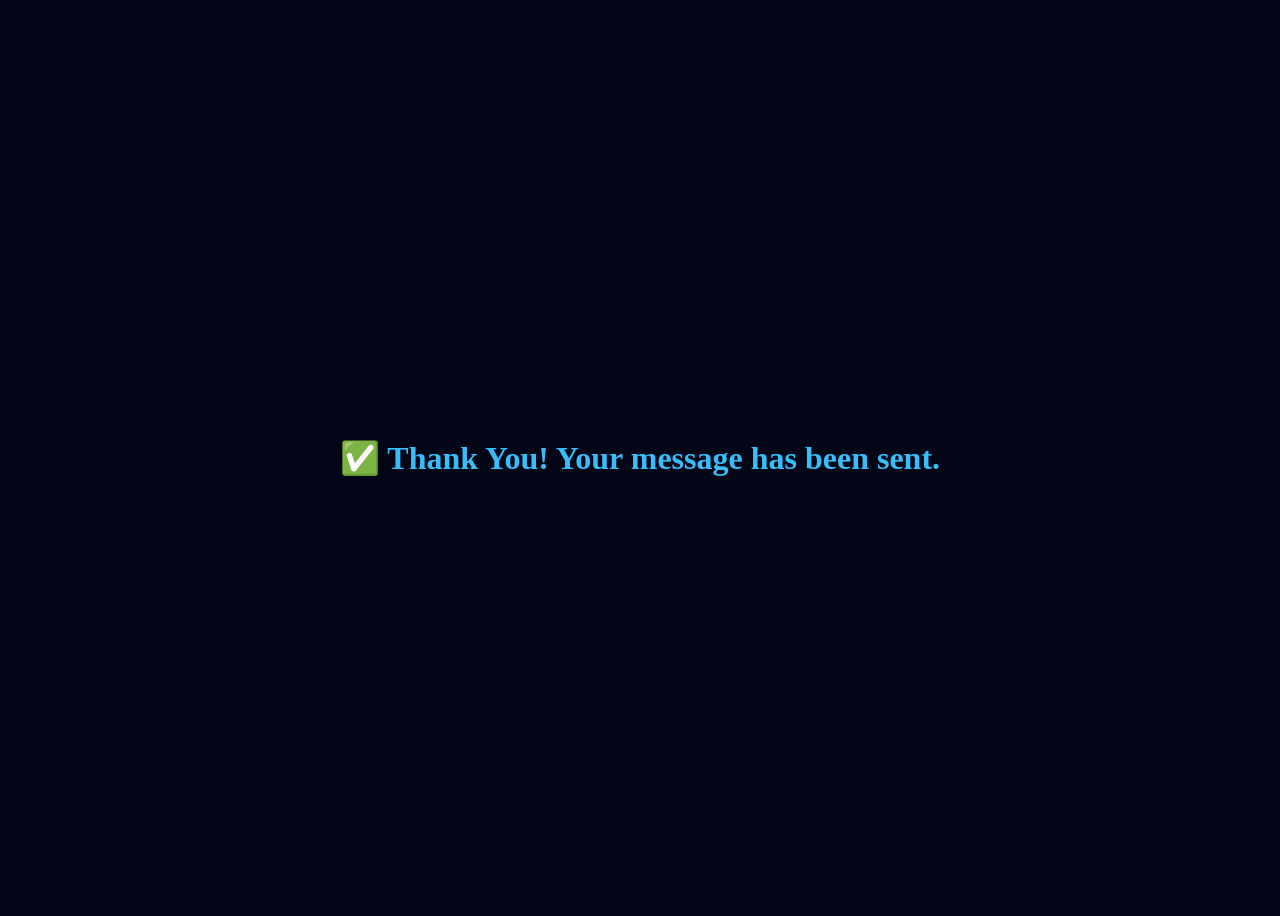
<file: thankyou.html>
<!DOCTYPE html>
<html>
<head>
<title>Thank You</title>
<style>
body{
  background:#020617;
  color:white;
  display:flex;
  justify-content:center;
  align-items:center;
  height:100vh;
  font-family:Poppins;
}
h1{
  color:#38bdf8;
}
</style>
</head>

<body>

<h1>✅ Thank You! Your message has been sent.</h1>

</body>
</html>
</file>
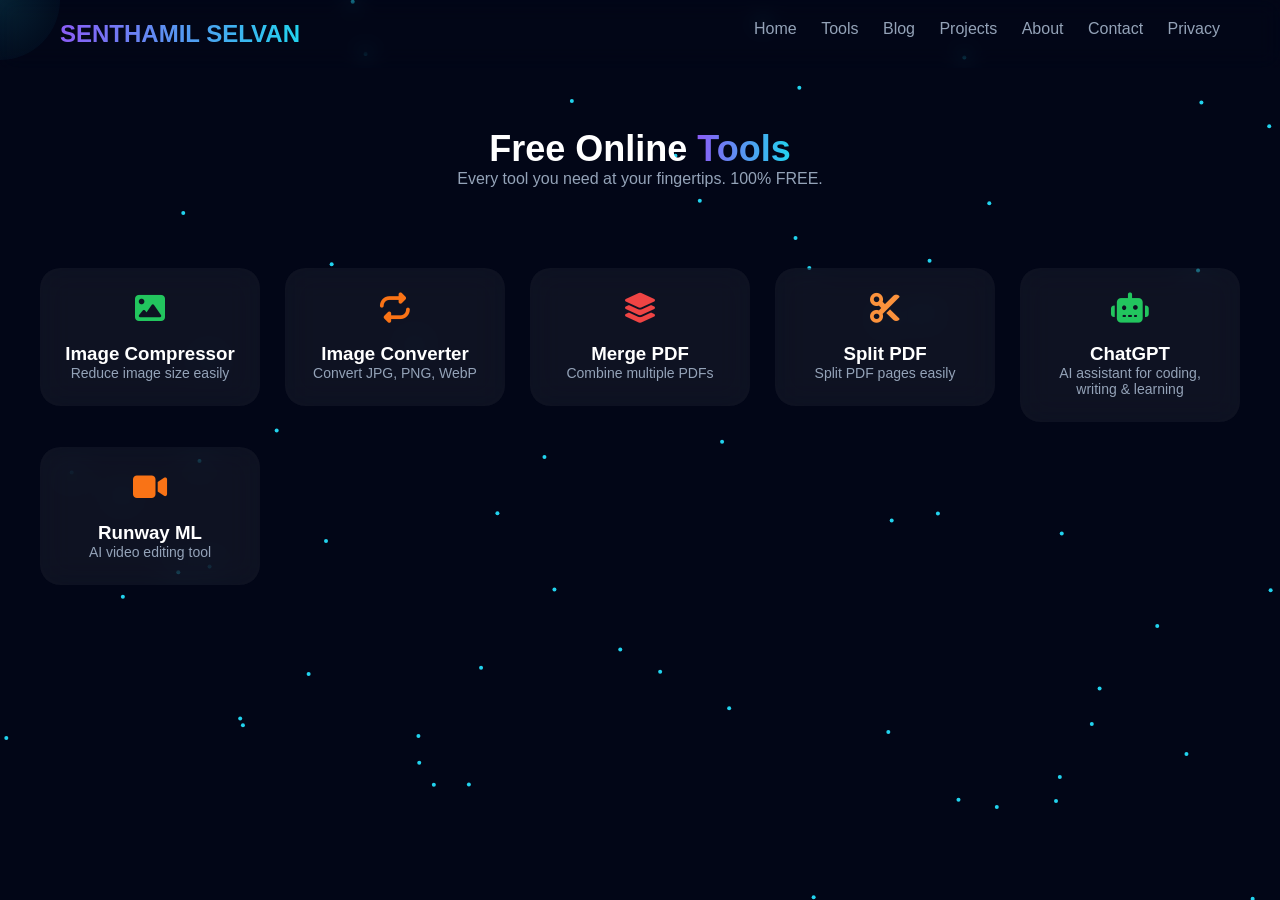
<file: tools.html>
<!DOCTYPE html>
<html>
<head>
<title>Tools</title>

<link rel="stylesheet" href="https://cdnjs.cloudflare.com/ajax/libs/font-awesome/6.5.0/css/all.min.css">

<style>
*{
  margin:0;
  padding:0;
  box-sizing:border-box;
  font-family:'Poppins',sans-serif;
}

html{
  scroll-behavior:smooth;
}

body{
  background:#020617;
  color:white;
  overflow-x:hidden;
  overflow-y:auto;
}

/* ===== BACKGROUND ===== */
#bg{
  position:fixed;
  width:100%;
  height:100%;
  z-index:-2;
}

/* ===== CURSOR ===== */
.cursor{
  position:fixed;
  width:120px;
  height:120px;
  border-radius:50%;
  background:radial-gradient(circle,#22d3ee22,transparent);
  pointer-events:none;
  transform:translate(-50%,-50%);
  z-index:999;
}

/* ===== NAVBAR ===== */
nav{
  display:flex;
  justify-content:space-between;
  padding:20px 60px;
  backdrop-filter:blur(10px);
}

nav h2{
  background:linear-gradient(90deg,#8b5cf6,#22d3ee);
  -webkit-background-clip:text;
  color:transparent;
}

nav a{
  color:#94a3b8;
  margin-left:20px;
  text-decoration:none;
}

nav a:hover{
  color:#22d3ee;
}

/* ===== TITLE ===== */
.title{
  text-align:center;
  margin-top:60px;
  font-size:36px;
}

.title span{
  background:linear-gradient(90deg,#8b5cf6,#22d3ee,#8b5cf6);
  background-size:200%;
  -webkit-background-clip:text;
  color:transparent;
  animation:move 4s linear infinite;
}

/* SUBTEXT */
.sub{
  text-align:center;
  color:#94a3b8;
  margin-bottom:40px;
}

/* ===== GRID ===== */
.grid{
  display:grid;
  grid-template-columns:repeat(auto-fit,minmax(220px,1fr));
  gap:25px;
  padding:40px;
}

/* ===== CARD ===== */
.card{
  padding:25px;
  border-radius:20px;
  background:rgba(255,255,255,0.05);
  backdrop-filter:blur(15px);
  text-align:center;
  transition:0.3s;
  transform-style:preserve-3d;
}

/* 3D HOVER */
.card:hover{
  transform:rotateX(10deg) rotateY(-10deg) scale(1.05);
  box-shadow:0 20px 40px rgba(34,211,238,0.3);
}

/* ICON */
.card i{
  margin-bottom:10px;
}

/* TEXT */
.card h3{
  margin-top:10px;
}

.card p{
  color:#94a3b8;
  font-size:14px;
}

/* REMOVE LINK STYLE */
a{
  text-decoration:none;
  color:inherit;
}

/* ANIMATION */
@keyframes move{
  0%{background-position:0%;}
  100%{background-position:200%;}
}

/* MOBILE */
@media(max-width:768px){
  .grid{padding:20px;}
}
</style>
</head>

<body>

<canvas id="bg"></canvas>
<div class="cursor" id="cursor"></div>

<nav>
<h2>SENTHAMIL SELVAN</h2>

<div>
<a href="index.html">Home</a>
<a href="tools.html">Tools</a>
<a href="blog.html">Blog</a>
<a href="projects.html">Projects</a>
<a href="about.html">About</a>
<a href="contact.html">Contact</a>
<a href="privacy.html">Privacy</a>
</div>
</nav>

<h1 class="title">Free Online <span>Tools</span></h1>
<p class="sub">Every tool you need at your fingertips. 100% FREE.</p>

<div class="grid">

<a href="https://www.ilovepdf.com/compress_pdf" target="_blank">
<div class="card">
<i class="fa-solid fa-image" style="font-size:30px;color:#22c55e;"></i>
<h3>Image Compressor</h3>
<p>Reduce image size easily</p>
</div>
</a>

<a href="https://www.ilovepdf.com/jpg_to_pdf" target="_blank">
<div class="card">
<i class="fa-solid fa-repeat" style="font-size:30px;color:#f97316;"></i>
<h3>Image Converter</h3>
<p>Convert JPG, PNG, WebP</p>
</div>
</a>

<a href="https://www.ilovepdf.com/merge_pdf" target="_blank">
<div class="card">
<i class="fa-solid fa-layer-group" style="font-size:30px;color:#ef4444;"></i>
<h3>Merge PDF</h3>
<p>Combine multiple PDFs</p>
</div>
</a>

<a href="https://www.ilovepdf.com/split_pdf" target="_blank">
<div class="card">
<i class="fa-solid fa-scissors" style="font-size:30px;color:#fb923c;"></i>
<h3>Split PDF</h3>
<p>Split PDF pages easily</p>
</div>
</a>

<a href="https://chat.openai.com" target="_blank">
<div class="card">
<i class="fa-solid fa-robot" style="font-size:30px;color:#22c55e;"></i>
<h3>ChatGPT</h3>
<p>AI assistant for coding, writing & learning</p>
</div>
</a>

<a href="https://runwayml.com" target="_blank">
<div class="card">
<i class="fa-solid fa-video" style="font-size:30px;color:#f97316;"></i>
<h3>Runway ML</h3>
<p>AI video editing tool</p>
</div>
</a>

</div>

<script>
// CURSOR
const cursor=document.getElementById("cursor");
document.addEventListener("mousemove",e=>{
cursor.style.left=e.clientX+"px";
cursor.style.top=e.clientY+"px";
});

// PARTICLES
const canvas=document.getElementById("bg");
const ctx=canvas.getContext("2d");

canvas.width=window.innerWidth;
canvas.height=window.innerHeight;

let p=[];
for(let i=0;i<60;i++){
p.push({
x:Math.random()*canvas.width,
y:Math.random()*canvas.height,
dx:(Math.random()-0.5)*0.5,
dy:(Math.random()-0.5)*0.5
});
}

function animate(){
ctx.clearRect(0,0,canvas.width,canvas.height);

p.forEach(a=>{
a.x+=a.dx;
a.y+=a.dy;

ctx.beginPath();
ctx.arc(a.x,a.y,2,0,Math.PI*2);
ctx.fillStyle="#22d3ee";
ctx.fill();
});

requestAnimationFrame(animate);
}
animate();
</script>

</body>
</html>
</file>
